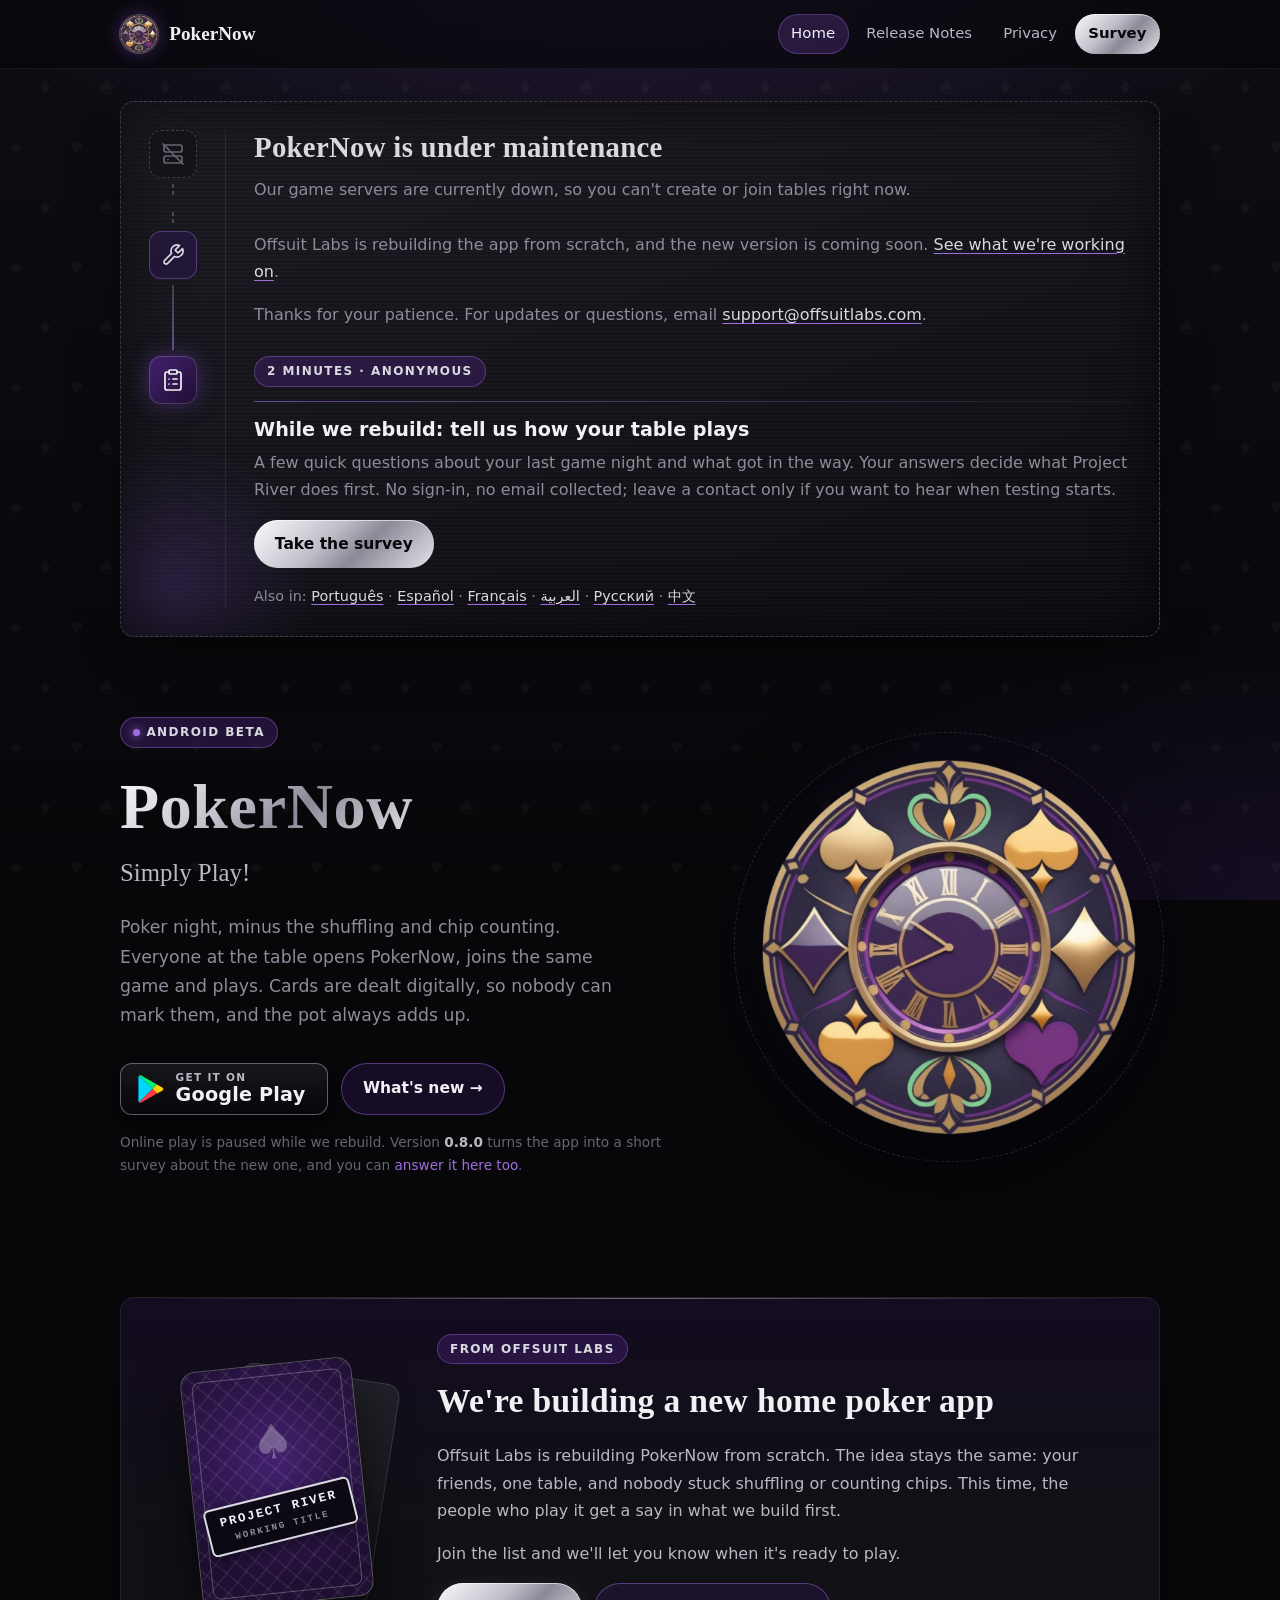
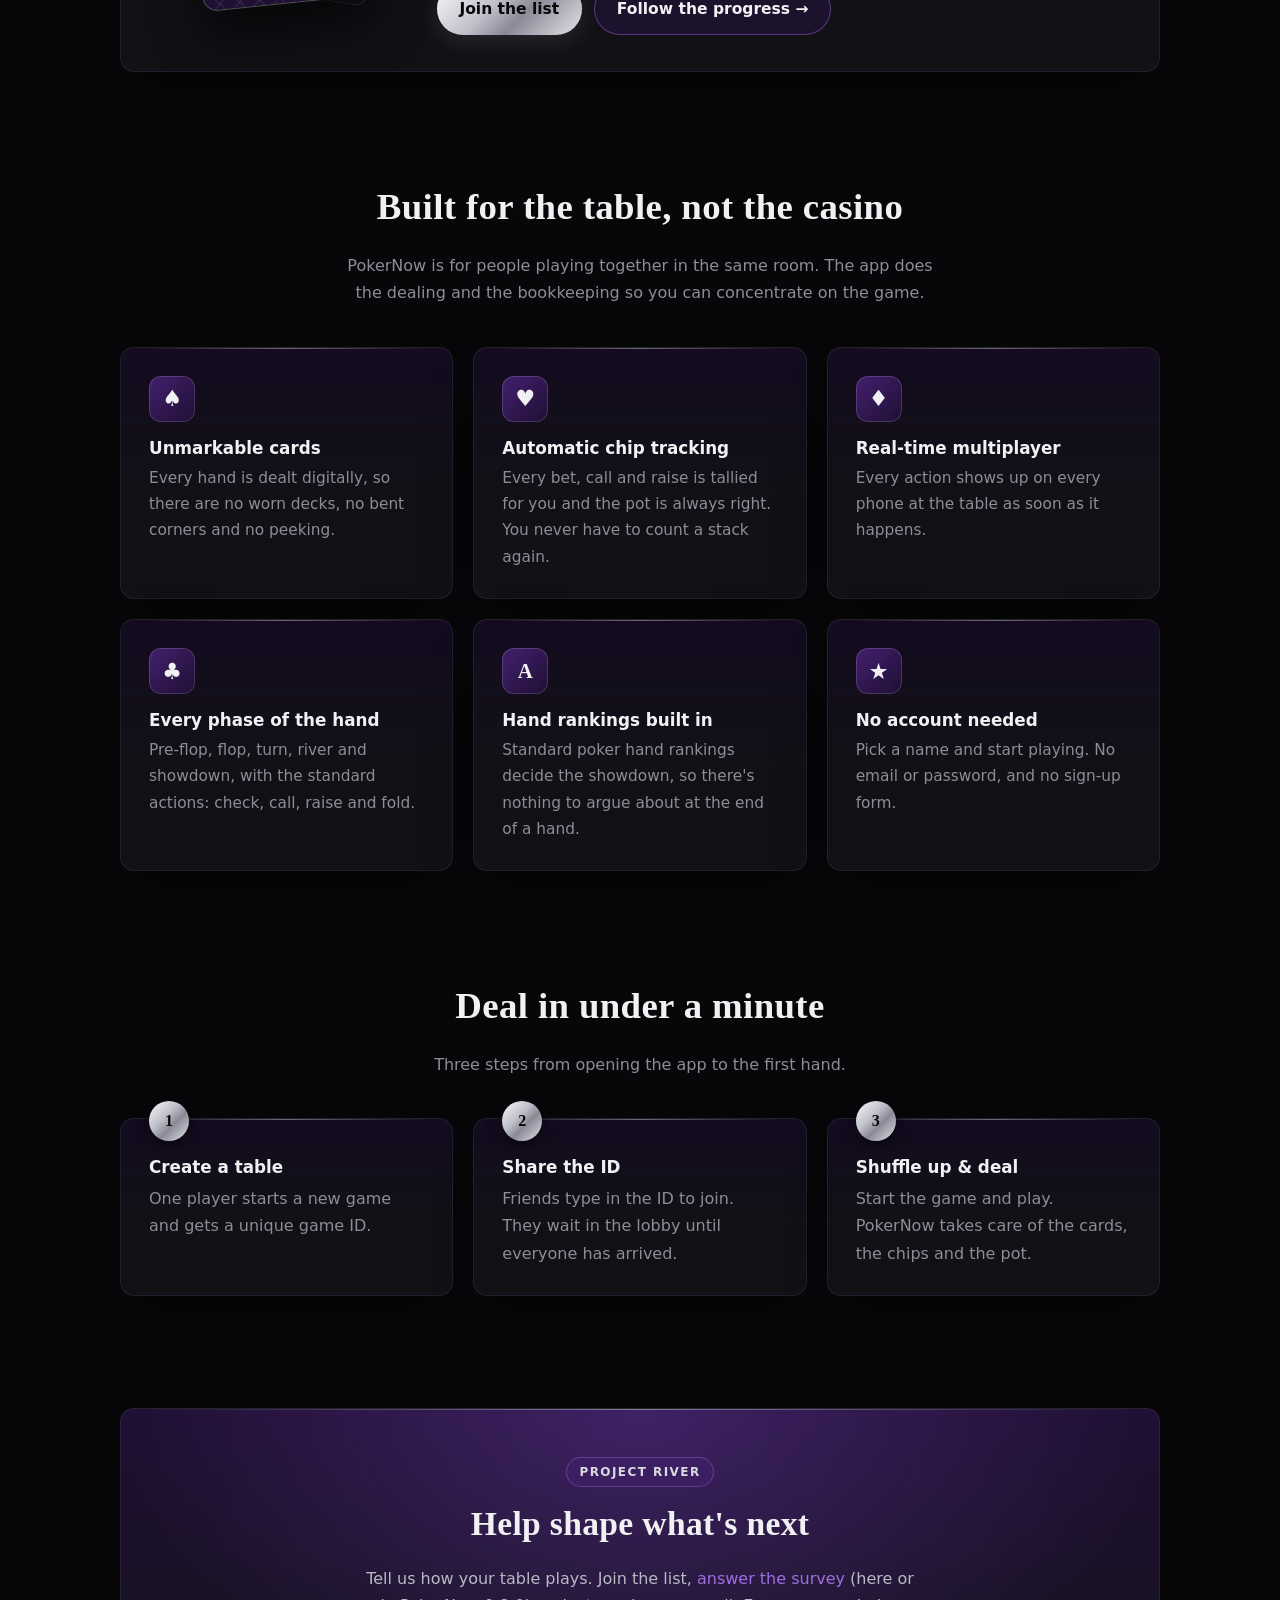
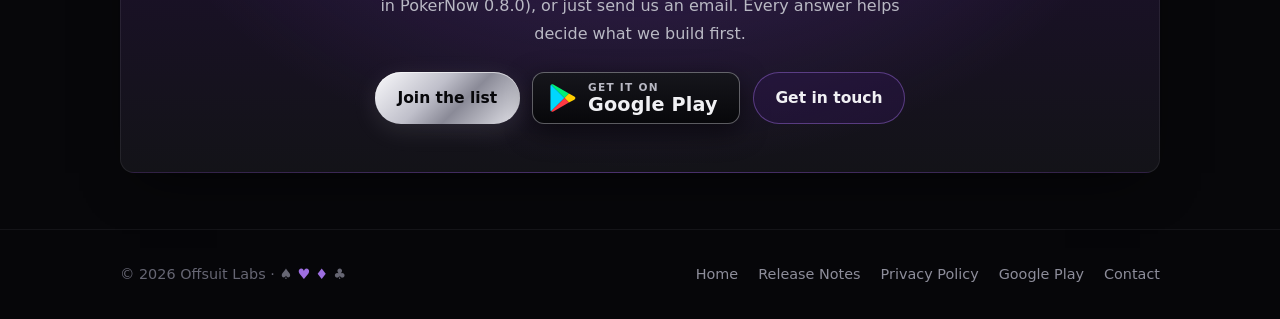
<file: index.html>
<!DOCTYPE html>
<html lang="en">
<head>
    <meta charset="UTF-8">
    <meta name="viewport" content="width=device-width, initial-scale=1.0">
    <title>PokerNow · A home poker app from Offsuit Labs</title>
    <meta name="description" content="PokerNow is an Android app for live poker games with friends. Offsuit Labs is now rebuilding it from scratch under the working title Project River. Join the list to hear when it's ready.">
    <meta name="theme-color" content="#07070a">
    <link rel="canonical" href="https://www.pokernow.live/">
    <link rel="icon" type="image/png" href="pokernow_logo.png">
    <link rel="apple-touch-icon" href="pokernow_logo.png">
    <meta property="og:type" content="website">
    <meta property="og:title" content="PokerNow · A home poker app from Offsuit Labs">
    <meta property="og:description" content="Offsuit Labs is building a new home poker app (working title: Project River). Join the list.">
    <meta property="og:url" content="https://www.pokernow.live/">
    <meta property="og:image" content="https://www.pokernow.live/pokernow_logo.png">
    <link rel="stylesheet" href="assets/css/style.css">
</head>
<body>
    <a class="skip-link" href="#main">Skip to content</a>

    <header class="site-header">
        <div class="container">
            <a class="brand" href="/">
                <img src="pokernow_logo.png" alt="" width="38" height="38">
                PokerNow
            </a>
            <nav aria-label="Main">
                <ul class="nav">
                    <li><a href="/" aria-current="page">Home</a></li>
                    <li><a href="release-notes.html">Release Notes</a></li>
                    <li><a href="privacy-policy.html">Privacy</a></li>
                    <li><a class="nav-cta" href="#survey">Survey</a></li>
                </ul>
            </nav>
        </div>
    </header>

    <main id="main">
        <section class="maintenance" aria-labelledby="maintenance-title">
            <div class="container">
                <!-- Three stops on the rail: servers down, rebuilding, survey. -->
                <div class="card notice">
                    <div class="notice-step">
                        <div class="notice-rail" aria-hidden="true">
                            <span class="rail-icon dead"><svg viewBox="0 0 24 24" width="24" height="24" fill="none" stroke="currentColor" stroke-width="1.7" stroke-linecap="round" stroke-linejoin="round"><rect x="3" y="3" width="18" height="7" rx="2"/><rect x="3" y="14" width="18" height="7" rx="2"/><path d="M7 6.5h.01M7 17.5h.01"/><path d="M2 2l20 20"/></svg></span>
                            <span class="rail-link broken"></span>
                        </div>
                        <div class="notice-text" role="status">
                            <h2 id="maintenance-title">PokerNow is under maintenance</h2>
                            <p>Our game servers are currently down, so you can't create or join tables right now.</p>
                        </div>
                    </div>

                    <div class="notice-step">
                        <div class="notice-rail" aria-hidden="true">
                            <span class="rail-icon work"><svg viewBox="0 0 24 24" width="24" height="24" fill="none" stroke="currentColor" stroke-width="1.7" stroke-linecap="round" stroke-linejoin="round"><path d="M14.7 6.3a1 1 0 0 0 0 1.4l1.6 1.6a1 1 0 0 0 1.4 0l3.77-3.77a6 6 0 0 1-7.94 7.94l-6.91 6.91a2.12 2.12 0 0 1-3-3l6.91-6.91a6 6 0 0 1 7.94-7.94l-3.76 3.76z"/></svg></span>
                            <span class="rail-link"></span>
                        </div>
                        <div class="notice-text">
                            <p>Offsuit Labs is rebuilding the app from scratch, and the new version is coming soon. <a href="#project">See what we're working on</a>.</p>
                            <p>Thanks for your patience. For updates or questions, email <a href="mailto:support@offsuitlabs.com">support@offsuitlabs.com</a>.</p>
                        </div>
                    </div>

                    <!-- The link defaults to English; the script below switches it to the visitor's language. -->
                    <div class="notice-step notice-survey" id="survey" role="region" aria-labelledby="survey-title">
                        <div class="notice-rail" aria-hidden="true">
                            <span class="rail-icon live"><svg viewBox="0 0 24 24" width="24" height="24" fill="none" stroke="currentColor" stroke-width="1.7" stroke-linecap="round" stroke-linejoin="round"><rect x="8" y="2" width="8" height="4" rx="1"/><path d="M16 4h2a2 2 0 0 1 2 2v14a2 2 0 0 1-2 2H6a2 2 0 0 1-2-2V6a2 2 0 0 1 2-2h2"/><path d="M12 11h4M12 16h4M8 11h.01M8 16h.01"/></svg></span>
                        </div>
                        <div class="notice-text">
                            <span class="badge plain">2 minutes &middot; anonymous</span>
                            <hr class="survey-rule">
                            <h3 id="survey-title">While we rebuild: tell us how your table plays</h3>
                            <p>A few quick questions about your last game night and what got in the way. Your answers decide what Project River does first. No sign-in, no email collected; leave a contact only if you want to hear when testing starts.</p>
                            <p class="notice-actions">
                                <a class="nav-cta survey-cta" id="survey-link" target="_blank" rel="noopener" href="https://docs.google.com/forms/d/e/1FAIpQLSfDsXILRaVl5KHkvlzZG5U3UdsZFVR-wxslq1rde0WbQ9AN3g/viewform?usp=pp_url&amp;entry.2136118585=Website">Take the survey</a>
                            </p>
                            <p class="survey-langs" id="survey-langs"></p>
                        </div>
                    </div>
                </div>
            </div>
        </section>

        <section class="hero">
            <div class="container">
                <div>
                    <span class="badge">Android Beta</span>
                    <h1><span class="silver-text">PokerNow</span></h1>
                    <p class="tagline">Simply Play!</p>
                    <p class="lead">
                        Poker night, minus the shuffling and chip counting. Everyone at the table opens
                        PokerNow, joins the same game and plays. Cards are dealt digitally, so nobody can
                        mark them, and the pot always adds up.
                    </p>
                    <div class="hero-actions">
                        <a class="btn btn-play" href="https://play.google.com/store/apps/details?id=com.sevendeuce.pokernow&amp;hl=en" aria-label="Get PokerNow on Google Play">
                            <svg viewBox="0 0 28 30" aria-hidden="true"><path fill="#00f076" d="M20.4 10.2 3.6.5C2.6-.1 1.7 0 1.2.6L15.6 15z"/><path fill="#00d7fe" d="M1.2.6 15.6 15 1.2 29.4c-.4-.3-.7-.9-.7-1.6V2.2c0-.7.3-1.3.7-1.6z"/><path fill="#ffce00" d="M20.4 19.8 15.6 15l4.8-4.8 5.8 3.3c1.6.9 1.6 2.4 0 3.3z"/><path fill="#ff3a44" d="M20.4 19.8 15.6 15 1.2 29.4c.5.6 1.4.6 2.4.1z"/></svg>
                            <div><small>Get it on</small><span>Google Play</span></div>
                        </a>
                        <a class="btn btn-ghost" href="release-notes.html">What's new &rarr;</a>
                    </div>
                    <p class="store-note">Online play is paused while we rebuild. Version <strong>0.8.0</strong> turns the app into a short survey about the new one, and you can <a href="#survey">answer it here too</a>.</p>
                </div>
                <div class="hero-art">
                    <img src="pokernow_logo.png" alt="PokerNow logo" width="380" height="380">
                </div>
            </div>
        </section>

        <section class="section" id="project" aria-labelledby="project-title">
            <div class="container">
                <div class="card project">
                    <div class="project-art" aria-hidden="true">
                        <div class="card-back">
                            <span class="stamp">Project River<small>Working title</small></span>
                        </div>
                    </div>
                    <div class="project-body">
                        <span class="badge plain">From Offsuit Labs</span>
                        <h2 id="project-title">We're building a new home poker app</h2>
                        <p>Offsuit Labs is rebuilding PokerNow from scratch. The idea stays the same: your friends, one table, and nobody stuck shuffling or counting chips. This time, the people who play it get a say in what we build first.</p>
                        
                        <p>Join the list and we'll let you know when it's ready to play.</p>
                        <div class="hero-actions">
                            <a class="btn btn-primary" href="mailto:support@offsuitlabs.com?subject=Join%20the%20list&amp;body=Hi%20Offsuit%20Labs%2C%0A%0APlease%20add%20me%20to%20the%20list%20for%20the%20new%20home%20poker%20app.">Join the list</a>
                            <a class="btn btn-ghost" href="release-notes.html#project-river">Follow the progress &rarr;</a>
                        </div>
                    </div>
                </div>
            </div>
        </section>

        <section class="section">
            <div class="container">
                <div class="section-head">
                    <h2>Built for the table, not the casino</h2>
                    <p>PokerNow is for people playing together in the same room. The app does the dealing and the bookkeeping so you can concentrate on the game.</p>
                </div>
                <div class="grid grid-3">
                    <article class="card feature">
                        <div class="suit" aria-hidden="true">&spades;</div>
                        <h3>Unmarkable cards</h3>
                        <p>Every hand is dealt digitally, so there are no worn decks, no bent corners and no peeking.</p>
                    </article>
                    <article class="card feature">
                        <div class="suit" aria-hidden="true">&hearts;</div>
                        <h3>Automatic chip tracking</h3>
                        <p>Every bet, call and raise is tallied for you and the pot is always right. You never have to count a stack again.</p>
                    </article>
                    <article class="card feature">
                        <div class="suit" aria-hidden="true">&diams;</div>
                        <h3>Real-time multiplayer</h3>
                        <p>Every action shows up on every phone at the table as soon as it happens.</p>
                    </article>
                    <article class="card feature">
                        <div class="suit" aria-hidden="true">&clubs;</div>
                        <h3>Every phase of the hand</h3>
                        <p>Pre-flop, flop, turn, river and showdown, with the standard actions: check, call, raise and fold.</p>
                    </article>
                    <article class="card feature">
                        <div class="suit suit-letter" aria-hidden="true">A</div>
                        <h3>Hand rankings built in</h3>
                        <p>Standard poker hand rankings decide the showdown, so there's nothing to argue about at the end of a hand.</p>
                    </article>
                    <article class="card feature">
                        <div class="suit" aria-hidden="true">&#9733;</div>
                        <h3>No account needed</h3>
                        <p>Pick a name and start playing. No email or password, and no sign-up form.</p>
                    </article>
                </div>
            </div>
        </section>

        <section class="section">
            <div class="container">
                <div class="section-head">
                    <h2>Deal in under a minute</h2>
                    <p>Three steps from opening the app to the first hand.</p>
                </div>
                <div class="grid grid-3 steps">
                    <article class="card step">
                        <h3>Create a table</h3>
                        <p>One player starts a new game and gets a unique game ID.</p>
                    </article>
                    <article class="card step">
                        <h3>Share the ID</h3>
                        <p>Friends type in the ID to join. They wait in the lobby until everyone has arrived.</p>
                    </article>
                    <article class="card step">
                        <h3>Shuffle up &amp; deal</h3>
                        <p>Start the game and play. PokerNow takes care of the cards, the chips and the pot.</p>
                    </article>
                </div>
            </div>
        </section>

        <section class="section">
            <div class="container">
                <div class="card cta">
                    <span class="badge plain">Project River</span>
                    <h2 style="margin-top: 1rem;">Help shape what's next</h2>
                    <p>Tell us how your table plays. Join the list, <a href="#survey">answer the survey</a> (here or in PokerNow 0.8.0), or just send us an email. Every answer helps decide what we build first.</p>
                    <div class="hero-actions">
                        <a class="btn btn-primary" href="mailto:support@offsuitlabs.com?subject=Join%20the%20list&amp;body=Hi%20Offsuit%20Labs%2C%0A%0APlease%20add%20me%20to%20the%20list%20for%20the%20new%20home%20poker%20app.">Join the list</a>
                        <a class="btn btn-play" href="https://play.google.com/store/apps/details?id=com.sevendeuce.pokernow&amp;hl=en" aria-label="Get PokerNow on Google Play">
                            <svg viewBox="0 0 28 30" aria-hidden="true"><path fill="#00f076" d="M20.4 10.2 3.6.5C2.6-.1 1.7 0 1.2.6L15.6 15z"/><path fill="#00d7fe" d="M1.2.6 15.6 15 1.2 29.4c-.4-.3-.7-.9-.7-1.6V2.2c0-.7.3-1.3.7-1.6z"/><path fill="#ffce00" d="M20.4 19.8 15.6 15l4.8-4.8 5.8 3.3c1.6.9 1.6 2.4 0 3.3z"/><path fill="#ff3a44" d="M20.4 19.8 15.6 15 1.2 29.4c.5.6 1.4.6 2.4.1z"/></svg>
                            <div><small>Get it on</small><span>Google Play</span></div>
                        </a>
                        <a class="btn btn-ghost" href="mailto:support@offsuitlabs.com">Get in touch</a>
                    </div>
                </div>
            </div>
        </section>
    </main>

    <footer class="site-footer">
        <div class="container">
            <span>&copy; 2026 Offsuit Labs &middot; <span class="suits">&spades;<span class="red">&hearts;</span><span class="red">&diams;</span>&clubs;</span></span>
            <nav aria-label="Footer">
                <a href="/">Home</a>
                <a href="release-notes.html">Release Notes</a>
                <a href="privacy-policy.html">Privacy Policy</a>
                <a href="https://play.google.com/store/apps/details?id=com.sevendeuce.pokernow&amp;hl=en">Google Play</a>
                <a href="mailto:support@offsuitlabs.com">Contact</a>
            </nav>
        </div>
    </footer>
    <script>
        // Point the survey button at the form in the visitor's language and list the others.
        // If the config can't load, the button keeps its English link.
        (function () {
            var names = { en: 'English', pt: 'Português', es: 'Español', fr: 'Français', ar: 'العربية', ru: 'Русский', zh: '中文' };
            fetch('survey-config.json', { cache: 'no-cache' })
                .then(function (r) { return r.json(); })
                .then(function (config) {
                    var forms = config.forms || {};
                    var langs = Object.keys(forms).filter(function (l) { return forms[l].websiteUrl; });
                    if (!langs.length) return;
                    var wanted = (navigator.languages || [navigator.language || 'en']).map(function (l) { return l.slice(0, 2).toLowerCase(); });
                    var lang = wanted.filter(function (l) { return forms[l] && forms[l].websiteUrl; })[0] || 'en';
                    var link = document.getElementById('survey-link');
                    link.href = forms[lang].websiteUrl;
                    link.lang = lang;
                    var others = document.getElementById('survey-langs');
                    others.append('Also in: ');
                    langs.filter(function (l) { return l !== lang; }).forEach(function (l, i) {
                        var a = document.createElement('a');
                        a.href = forms[l].websiteUrl;
                        a.target = '_blank';
                        a.rel = 'noopener';
                        a.lang = l;
                        a.textContent = names[l] || l;
                        if (i) others.append(' \u00b7 ');
                        others.append(a);
                    });
                })
                .catch(function () {});
        })();
    </script>
</body>
</html>
</file>
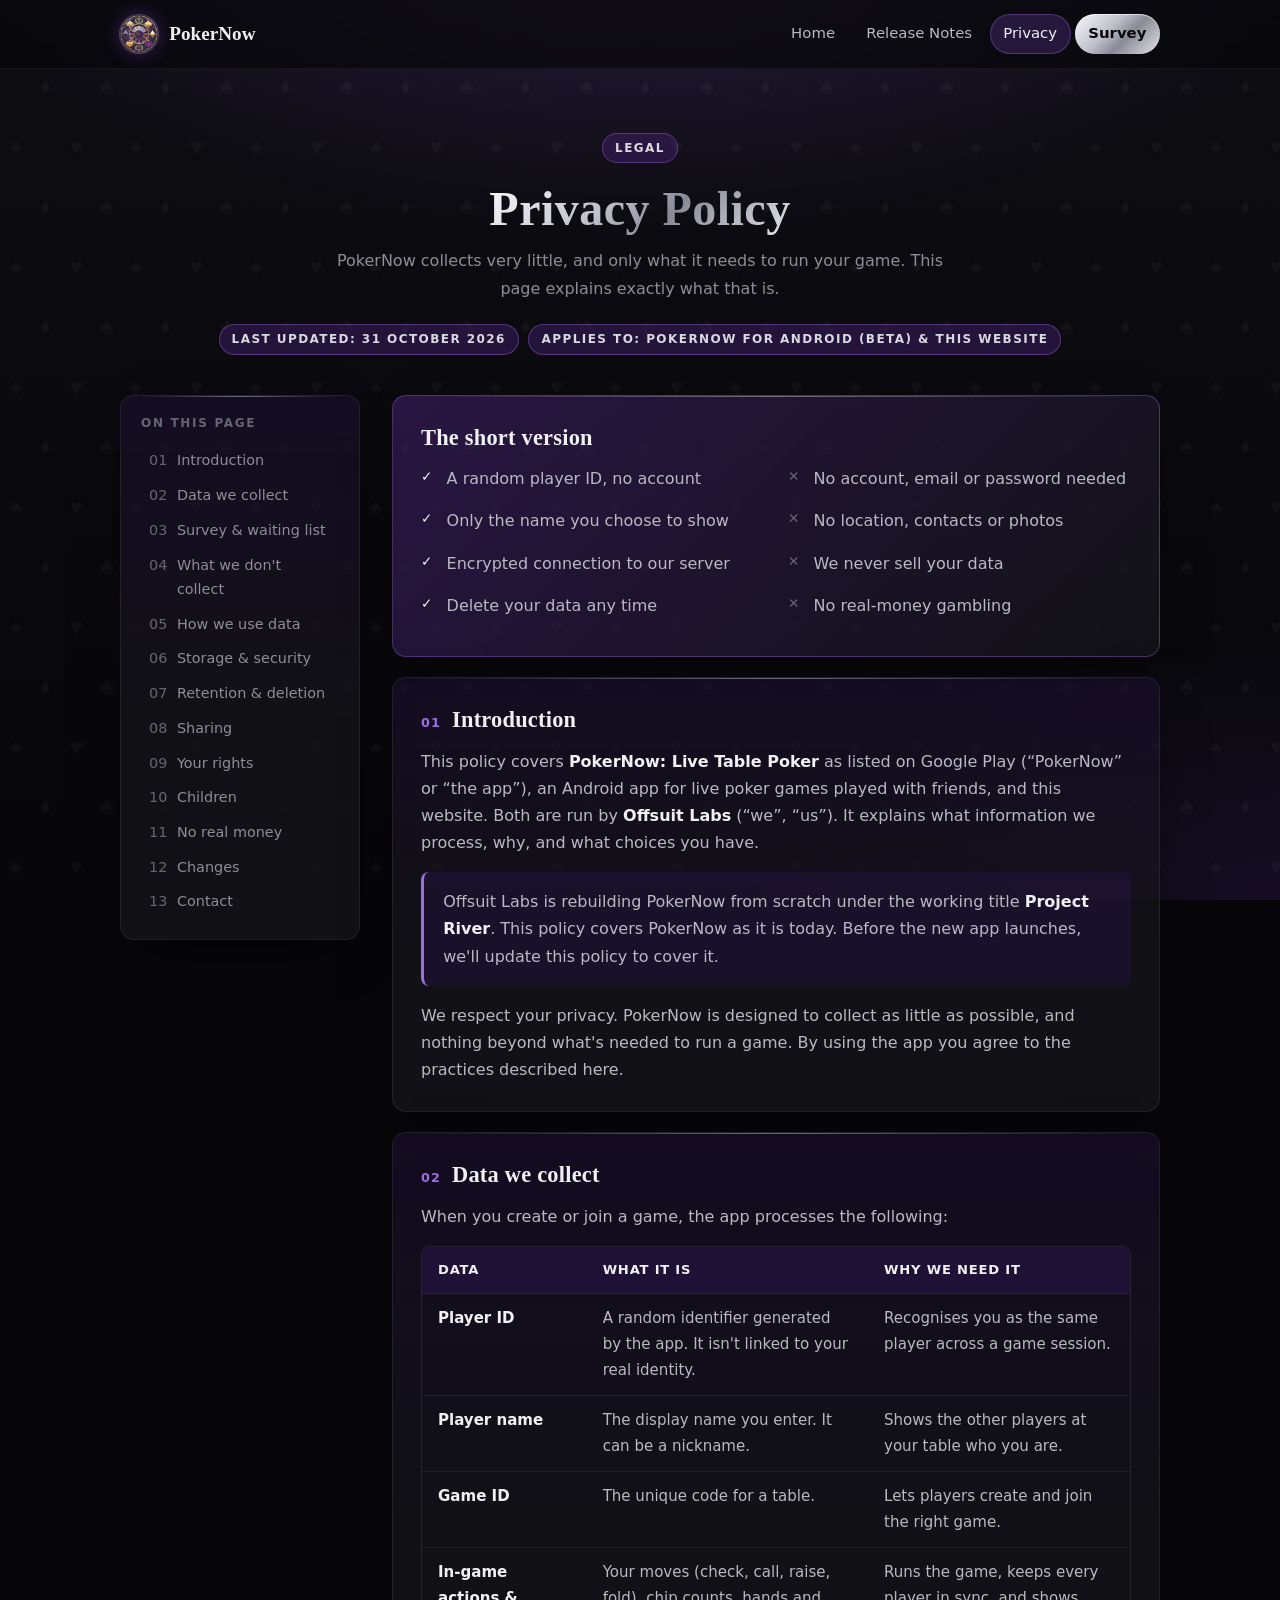
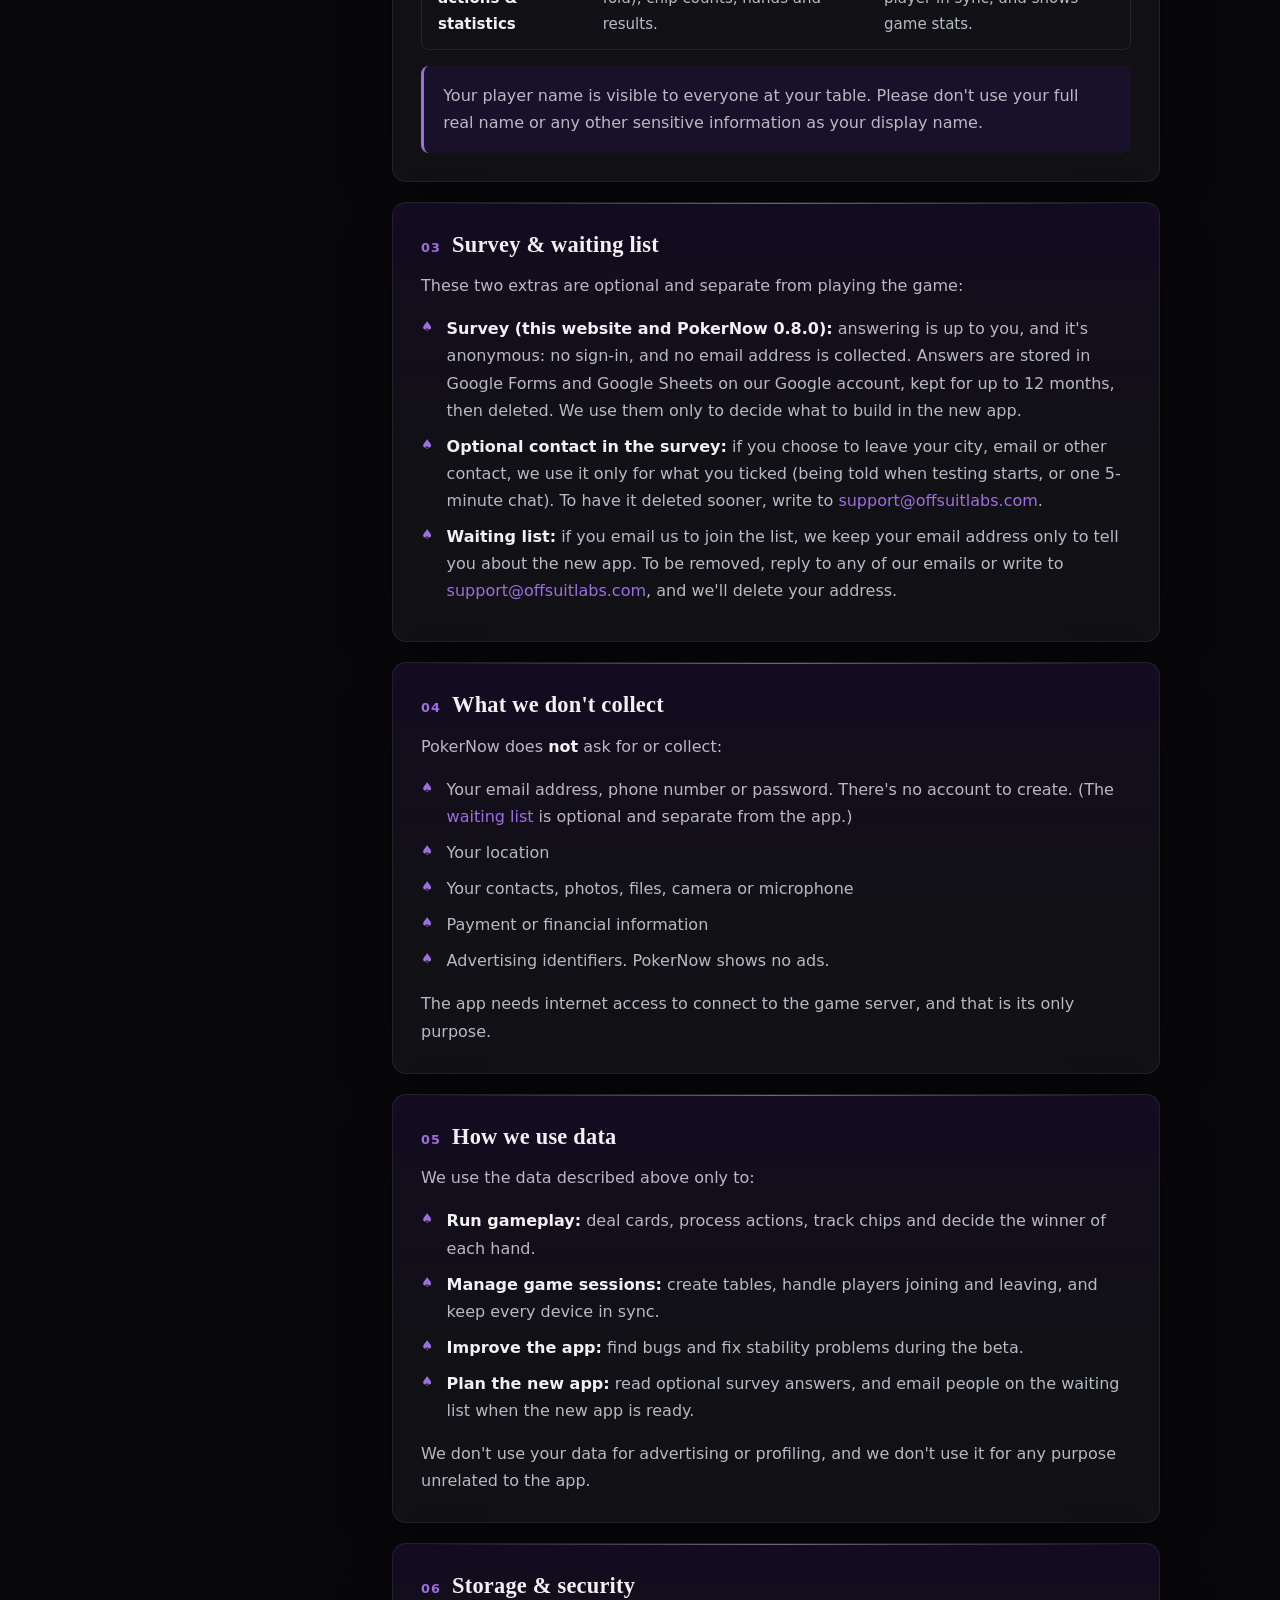
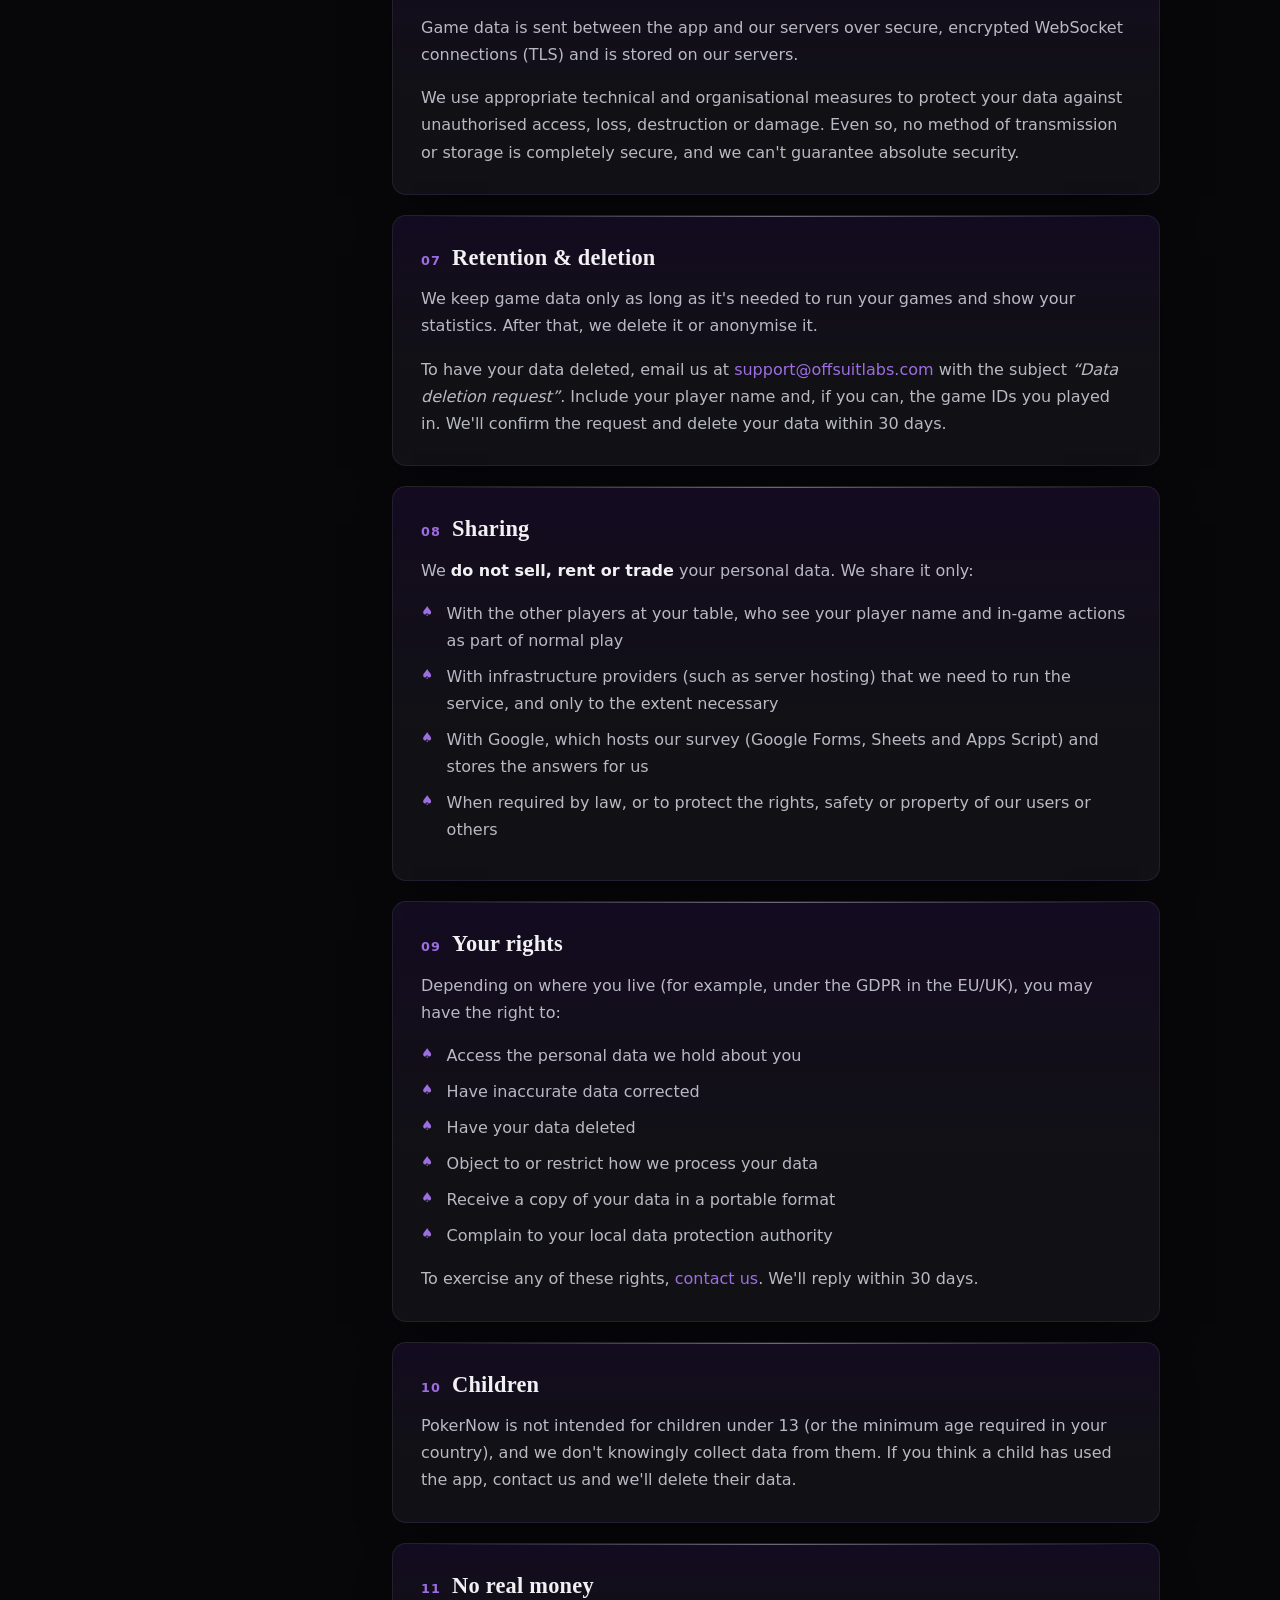
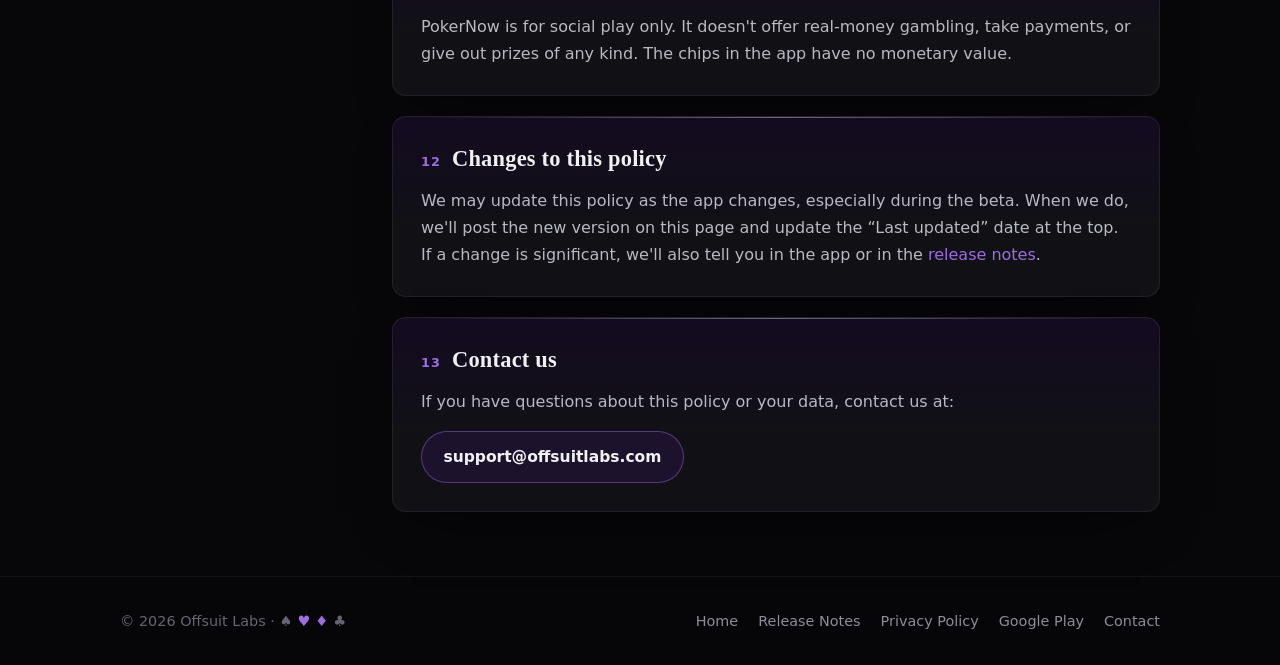
<file: privacy-policy.html>
<!DOCTYPE html>
<html lang="en">
<head>
    <meta charset="UTF-8">
    <meta name="viewport" content="width=device-width, initial-scale=1.0">
    <title>Privacy Policy · PokerNow: Live Table Poker</title>
    <meta name="description" content="How PokerNow: Live Table Poker, by Offsuit Labs, collects, uses and protects your data.">
    <meta name="theme-color" content="#07070a">
    <link rel="canonical" href="https://www.pokernow.live/privacy-policy.html">
    <link rel="icon" type="image/png" href="pokernow_logo.png">
    <link rel="stylesheet" href="assets/css/style.css">
</head>
<body>
    <a class="skip-link" href="#main">Skip to content</a>

    <header class="site-header">
        <div class="container">
            <a class="brand" href="/">
                <img src="pokernow_logo.png" alt="" width="38" height="38">
                PokerNow
            </a>
            <nav aria-label="Main">
                <ul class="nav">
                    <li><a href="/">Home</a></li>
                    <li><a href="release-notes.html">Release Notes</a></li>
                    <li><a href="privacy-policy.html" aria-current="page">Privacy</a></li>
                    <li><a class="nav-cta" href="/#survey">Survey</a></li>
                </ul>
            </nav>
        </div>
    </header>

    <main id="main">
        <section class="page-hero">
            <div class="container">
                <span class="badge plain">Legal</span>
                <h1><span class="silver-text">Privacy Policy</span></h1>
                <p>PokerNow collects very little, and only what it needs to run your game. This page explains exactly what that is.</p>
                <div class="meta-row">
                    <span class="badge plain">Last updated: 31 October 2026</span>
                    <span class="badge plain">Applies to: PokerNow for Android (Beta) &amp; this website</span>
                </div>
            </div>
        </section>

        <div class="container doc-layout">
            <aside class="card toc" aria-label="Table of contents">
                <h2>On this page</h2>
                <ol>
                    <li><a href="#introduction">Introduction</a></li>
                    <li><a href="#collect">Data we collect</a></li>
                    <li><a href="#survey">Survey &amp; waiting list</a></li>
                    <li><a href="#not-collect">What we don't collect</a></li>
                    <li><a href="#use">How we use data</a></li>
                    <li><a href="#storage">Storage &amp; security</a></li>
                    <li><a href="#retention">Retention &amp; deletion</a></li>
                    <li><a href="#sharing">Sharing</a></li>
                    <li><a href="#rights">Your rights</a></li>
                    <li><a href="#children">Children</a></li>
                    <li><a href="#gambling">No real money</a></li>
                    <li><a href="#changes">Changes</a></li>
                    <li><a href="#contact">Contact</a></li>
                </ol>
            </aside>

            <div class="doc">
                <section class="card summary" aria-labelledby="tldr">
                    <h2 id="tldr">The short version</h2>
                    <ul class="summary-grid">
                        <li class="check">A random player ID, no account</li>
                        <li class="cross">No account, email or password needed</li>
                        <li class="check">Only the name you choose to show</li>
                        <li class="cross">No location, contacts or photos</li>
                        <li class="check">Encrypted connection to our server</li>
                        <li class="cross">We never sell your data</li>
                        <li class="check">Delete your data any time</li>
                        <li class="cross">No real-money gambling</li>
                    </ul>
                </section>

                <section class="card" id="introduction">
                    <h2><span class="num">01</span> Introduction</h2>
                    <p>This policy covers <strong>PokerNow: Live Table Poker</strong> as listed on Google Play (&ldquo;PokerNow&rdquo; or &ldquo;the app&rdquo;), an Android app for live poker games played with friends, and this website. Both are run by <strong>Offsuit Labs</strong> (&ldquo;we&rdquo;, &ldquo;us&rdquo;). It explains what information we process, why, and what choices you have.</p>
                    <p class="callout">Offsuit Labs is rebuilding PokerNow from scratch under the working title <strong>Project River</strong>. This policy covers PokerNow as it is today. Before the new app launches, we'll update this policy to cover it.</p>
                    <p>We respect your privacy. PokerNow is designed to collect as little as possible, and nothing beyond what's needed to run a game. By using the app you agree to the practices described here.</p>
                </section>

                <section class="card" id="collect">
                    <h2><span class="num">02</span> Data we collect</h2>
                    <p>When you create or join a game, the app processes the following:</p>
                    <div class="table-wrap">
                        <table>
                            <thead>
                                <tr>
                                    <th scope="col">Data</th>
                                    <th scope="col">What it is</th>
                                    <th scope="col">Why we need it</th>
                                </tr>
                            </thead>
                            <tbody>
                                <tr>
                                    <td><strong>Player ID</strong></td>
                                    <td>A random identifier generated by the app. It isn't linked to your real identity.</td>
                                    <td>Recognises you as the same player across a game session.</td>
                                </tr>
                                <tr>
                                    <td><strong>Player name</strong></td>
                                    <td>The display name you enter. It can be a nickname.</td>
                                    <td>Shows the other players at your table who you are.</td>
                                </tr>
                                <tr>
                                    <td><strong>Game ID</strong></td>
                                    <td>The unique code for a table.</td>
                                    <td>Lets players create and join the right game.</td>
                                </tr>
                                <tr>
                                    <td><strong>In-game actions &amp; statistics</strong></td>
                                    <td>Your moves (check, call, raise, fold), chip counts, hands and results.</td>
                                    <td>Runs the game, keeps every player in sync, and shows game stats.</td>
                                </tr>
                            </tbody>
                        </table>
                    </div>
                    <p class="callout">Your player name is visible to everyone at your table. Please don't use your full real name or any other sensitive information as your display name.</p>
                </section>

                <section class="card" id="survey">
                    <h2><span class="num">03</span> Survey &amp; waiting list</h2>
                    <p>These two extras are optional and separate from playing the game:</p>
                    <ul>
                        <li><strong>Survey (this website and PokerNow 0.8.0):</strong> answering is up to you, and it's anonymous: no sign-in, and no email address is collected. Answers are stored in Google Forms and Google Sheets on our Google account, kept for up to 12 months, then deleted. We use them only to decide what to build in the new app.</li>
                        <li><strong>Optional contact in the survey:</strong> if you choose to leave your city, email or other contact, we use it only for what you ticked (being told when testing starts, or one 5-minute chat). To have it deleted sooner, write to <a href="mailto:support@offsuitlabs.com?subject=Delete%20my%20survey%20contact">support@offsuitlabs.com</a>.</li>
                        <li><strong>Waiting list:</strong> if you email us to join the list, we keep your email address only to tell you about the new app. To be removed, reply to any of our emails or write to <a href="mailto:support@offsuitlabs.com?subject=Remove%20me%20from%20the%20list">support@offsuitlabs.com</a>, and we'll delete your address.</li>
                    </ul>
                </section>

                <section class="card" id="not-collect">
                    <h2><span class="num">04</span> What we don't collect</h2>
                    <p>PokerNow does <strong>not</strong> ask for or collect:</p>
                    <ul>
                        <li>Your email address, phone number or password. There's no account to create. (The <a href="#survey">waiting list</a> is optional and separate from the app.)</li>
                        <li>Your location</li>
                        <li>Your contacts, photos, files, camera or microphone</li>
                        <li>Payment or financial information</li>
                        <li>Advertising identifiers. PokerNow shows no ads.</li>
                    </ul>
                    <p>The app needs internet access to connect to the game server, and that is its only purpose.</p>
                </section>

                <section class="card" id="use">
                    <h2><span class="num">05</span> How we use data</h2>
                    <p>We use the data described above only to:</p>
                    <ul>
                        <li><strong>Run gameplay:</strong> deal cards, process actions, track chips and decide the winner of each hand.</li>
                        <li><strong>Manage game sessions:</strong> create tables, handle players joining and leaving, and keep every device in sync.</li>
                        <li><strong>Improve the app:</strong> find bugs and fix stability problems during the beta.</li>
                        <li><strong>Plan the new app:</strong> read optional survey answers, and email people on the waiting list when the new app is ready.</li>
                    </ul>
                    <p>We don't use your data for advertising or profiling, and we don't use it for any purpose unrelated to the app.</p>
                </section>

                <section class="card" id="storage">
                    <h2><span class="num">06</span> Storage &amp; security</h2>
                    <p>Game data is sent between the app and our servers over secure, encrypted WebSocket connections (TLS) and is stored on our servers.</p>
                    <p>We use appropriate technical and organisational measures to protect your data against unauthorised access, loss, destruction or damage. Even so, no method of transmission or storage is completely secure, and we can't guarantee absolute security.</p>
                </section>

                <section class="card" id="retention">
                    <h2><span class="num">07</span> Retention &amp; deletion</h2>
                    <p>We keep game data only as long as it's needed to run your games and show your statistics. After that, we delete it or anonymise it.</p>
                    <p>To have your data deleted, email us at <a href="mailto:support@offsuitlabs.com?subject=PokerNow%20data%20deletion%20request">support@offsuitlabs.com</a> with the subject <em>&ldquo;Data deletion request&rdquo;</em>. Include your player name and, if you can, the game IDs you played in. We'll confirm the request and delete your data within 30 days.</p>
                </section>

                <section class="card" id="sharing">
                    <h2><span class="num">08</span> Sharing</h2>
                    <p>We <strong>do not sell, rent or trade</strong> your personal data. We share it only:</p>
                    <ul>
                        <li>With the other players at your table, who see your player name and in-game actions as part of normal play</li>
                        <li>With infrastructure providers (such as server hosting) that we need to run the service, and only to the extent necessary</li>
                        <li>With Google, which hosts our survey (Google Forms, Sheets and Apps Script) and stores the answers for us</li>
                        <li>When required by law, or to protect the rights, safety or property of our users or others</li>
                    </ul>
                </section>

                <section class="card" id="rights">
                    <h2><span class="num">09</span> Your rights</h2>
                    <p>Depending on where you live (for example, under the GDPR in the EU/UK), you may have the right to:</p>
                    <ul>
                        <li>Access the personal data we hold about you</li>
                        <li>Have inaccurate data corrected</li>
                        <li>Have your data deleted</li>
                        <li>Object to or restrict how we process your data</li>
                        <li>Receive a copy of your data in a portable format</li>
                        <li>Complain to your local data protection authority</li>
                    </ul>
                    <p>To exercise any of these rights, <a href="#contact">contact us</a>. We'll reply within 30 days.</p>
                </section>

                <section class="card" id="children">
                    <h2><span class="num">10</span> Children</h2>
                    <p>PokerNow is not intended for children under 13 (or the minimum age required in your country), and we don't knowingly collect data from them. If you think a child has used the app, contact us and we'll delete their data.</p>
                </section>

                <section class="card" id="gambling">
                    <h2><span class="num">11</span> No real money</h2>
                    <p>PokerNow is for social play only. It doesn't offer real-money gambling, take payments, or give out prizes of any kind. The chips in the app have no monetary value.</p>
                </section>

                <section class="card" id="changes">
                    <h2><span class="num">12</span> Changes to this policy</h2>
                    <p>We may update this policy as the app changes, especially during the beta. When we do, we'll post the new version on this page and update the &ldquo;Last updated&rdquo; date at the top. If a change is significant, we'll also tell you in the app or in the <a href="release-notes.html">release notes</a>.</p>
                </section>

                <section class="card" id="contact">
                    <h2><span class="num">13</span> Contact us</h2>
                    <p>If you have questions about this policy or your data, contact us at:</p>
                    <p><a class="btn btn-ghost" href="mailto:support@offsuitlabs.com">support@offsuitlabs.com</a></p>
                </section>
            </div>
        </div>
    </main>

    <footer class="site-footer">
        <div class="container">
            <span>&copy; 2026 Offsuit Labs &middot; <span class="suits">&spades;<span class="red">&hearts;</span><span class="red">&diams;</span>&clubs;</span></span>
            <nav aria-label="Footer">
                <a href="/">Home</a>
                <a href="release-notes.html">Release Notes</a>
                <a href="privacy-policy.html">Privacy Policy</a>
                <a href="https://play.google.com/store/apps/details?id=com.sevendeuce.pokernow&amp;hl=en">Google Play</a>
                <a href="mailto:support@offsuitlabs.com">Contact</a>
            </nav>
        </div>
    </footer>
</body>
</html>
</file>
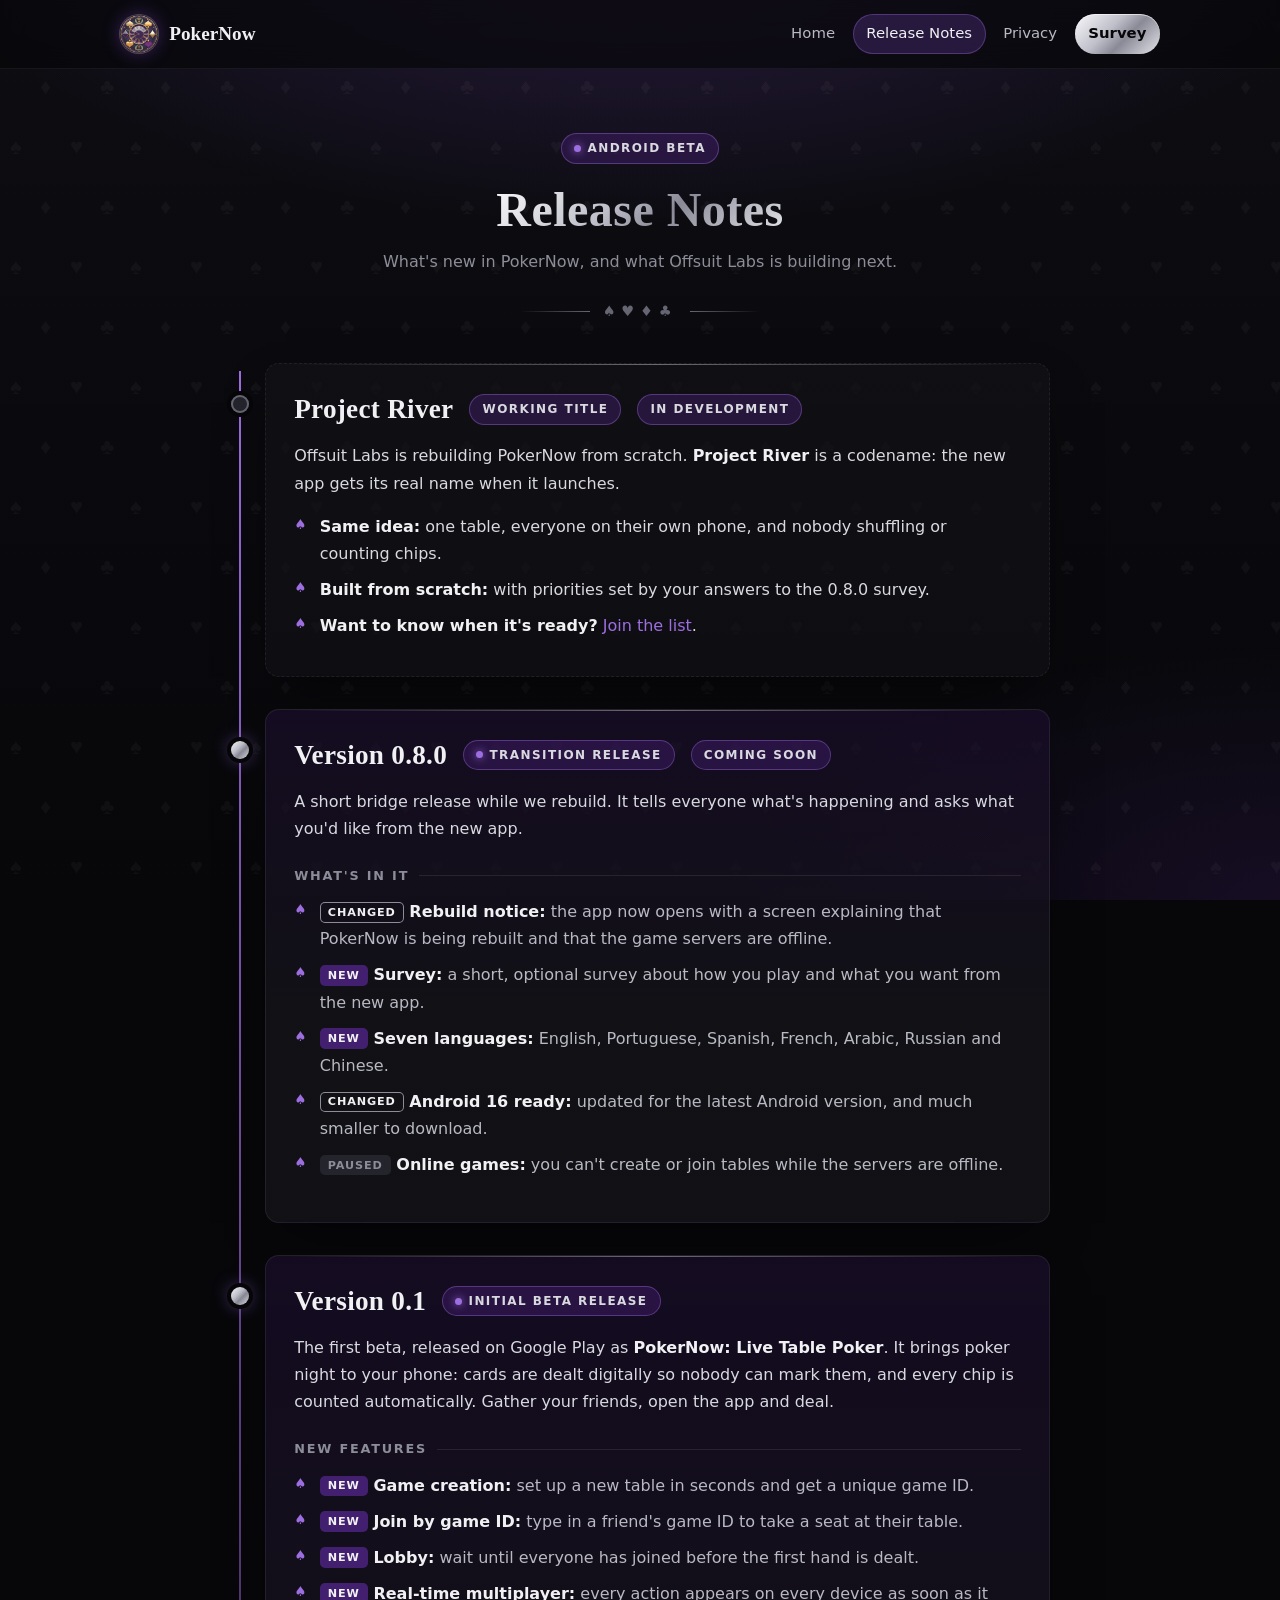
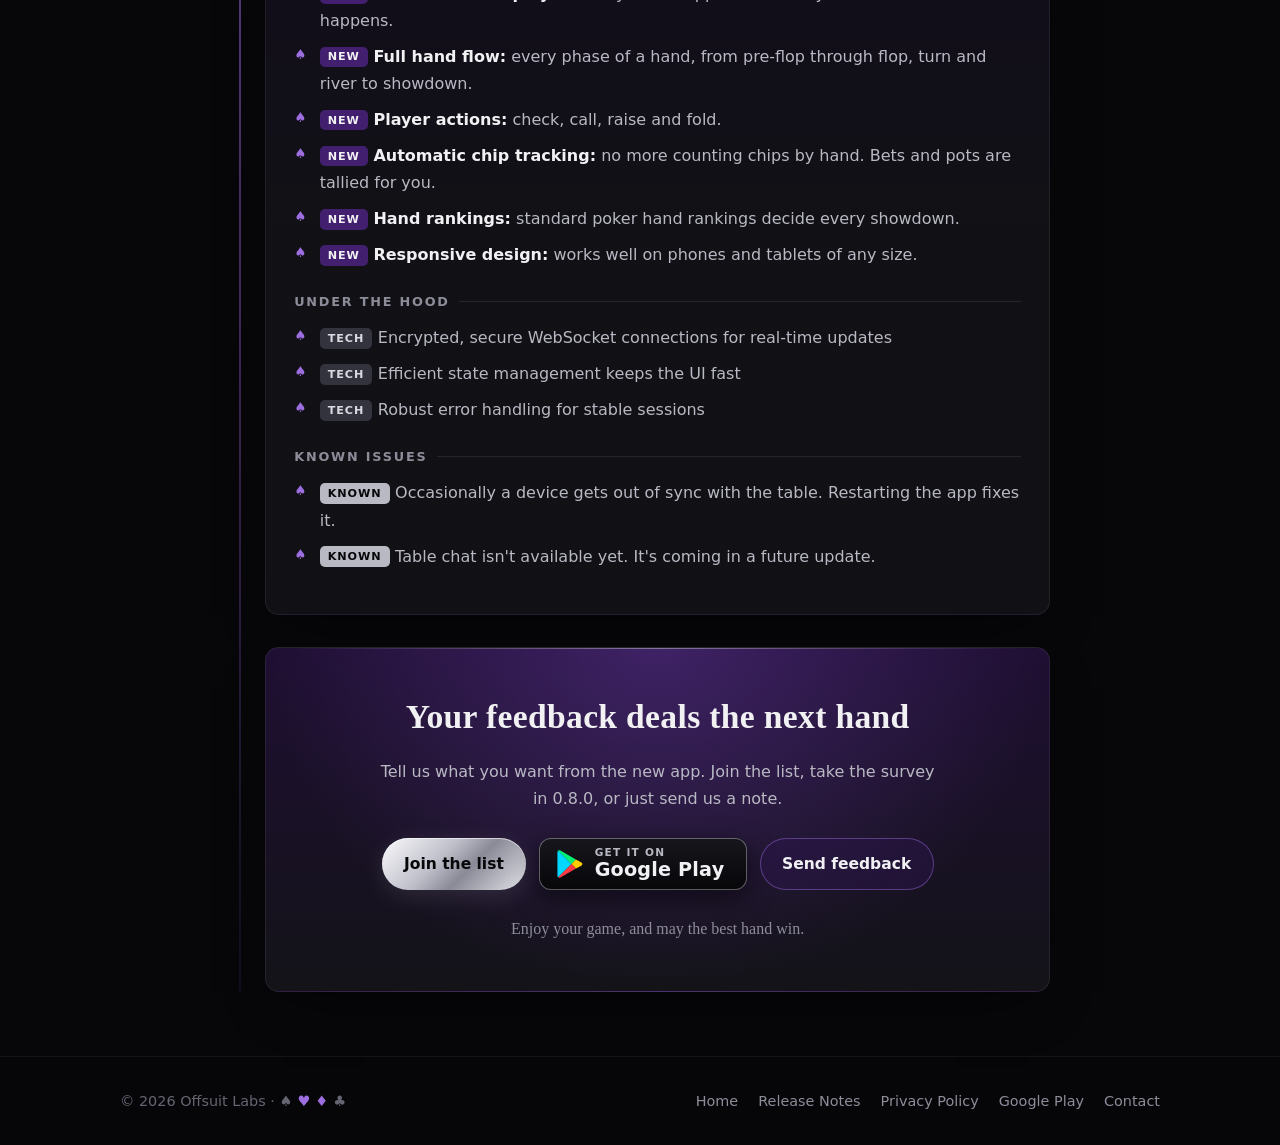
<file: release-notes.html>
<!DOCTYPE html>
<html lang="en">
<head>
    <meta charset="UTF-8">
    <meta name="viewport" content="width=device-width, initial-scale=1.0">
    <title>Release Notes · PokerNow: Live Table Poker</title>
    <meta name="description" content="What's new in PokerNow: Live Table Poker, and what Offsuit Labs is building next. Features, fixes and known issues for each release.">
    <meta name="theme-color" content="#07070a">
    <link rel="canonical" href="https://www.pokernow.live/release-notes.html">
    <link rel="icon" type="image/png" href="pokernow_logo.png">
    <link rel="stylesheet" href="assets/css/style.css">
</head>
<body>
    <a class="skip-link" href="#main">Skip to content</a>

    <header class="site-header">
        <div class="container">
            <a class="brand" href="/">
                <img src="pokernow_logo.png" alt="" width="38" height="38">
                PokerNow
            </a>
            <nav aria-label="Main">
                <ul class="nav">
                    <li><a href="/">Home</a></li>
                    <li><a href="release-notes.html" aria-current="page">Release Notes</a></li>
                    <li><a href="privacy-policy.html">Privacy</a></li>
                    <li><a class="nav-cta" href="/#survey">Survey</a></li>
                </ul>
            </nav>
        </div>
    </header>

    <main id="main">
        <section class="page-hero">
            <div class="container">
                <span class="badge">Android Beta</span>
                <h1><span class="silver-text">Release Notes</span></h1>
                <p>What's new in PokerNow, and what Offsuit Labs is building next.</p>
                <div class="divider" aria-hidden="true">&spades;&hearts;&diams;&clubs;</div>
            </div>
        </section>

        <div class="container">
            <div class="timeline">

                <article class="release upcoming" id="project-river" aria-labelledby="river">
                    <span class="dot" aria-hidden="true"></span>
                    <div class="card">
                        <div class="release-head">
                            <h2 id="river">Project River</h2>
                            <span class="badge plain">Working title</span>
                            <span class="badge plain">In development</span>
                        </div>
                        <p>Offsuit Labs is rebuilding PokerNow from scratch. <strong>Project River</strong> is a codename: the new app gets its real name when it launches.</p>
                        <ul>
                            <li><strong>Same idea:</strong> one table, everyone on their own phone, and nobody shuffling or counting chips.</li>
                            <li><strong>Built from scratch:</strong> with priorities set by your answers to the 0.8.0 survey.</li>
                            <li><strong>Want to know when it's ready?</strong> <a href="mailto:support@offsuitlabs.com?subject=Join%20the%20list&amp;body=Hi%20Offsuit%20Labs%2C%0A%0APlease%20add%20me%20to%20the%20list%20for%20the%20new%20home%20poker%20app.">Join the list</a>.</li>
                        </ul>
                    </div>
                </article>

                <article class="release" aria-labelledby="v0-8-0">
                    <span class="dot" aria-hidden="true"></span>
                    <div class="card">
                        <div class="release-head">
                            <h2 id="v0-8-0">Version 0.8.0</h2>
                            <span class="badge">Transition Release</span>
                            <span class="badge plain">Coming soon</span>
                        </div>
                        <p>A short bridge release while we rebuild. It tells everyone what's happening and asks what you'd like from the new app.</p>

                        <div class="release-block">
                            <h3>What's in it</h3>
                            <ul>
                                <li><span class="tag tag-changed">Changed</span><strong>Rebuild notice:</strong> the app now opens with a screen explaining that PokerNow is being rebuilt and that the game servers are offline.</li>
                                <li><span class="tag tag-new">New</span><strong>Survey:</strong> a short, optional survey about how you play and what you want from the new app.</li>
                                <li><span class="tag tag-new">New</span><strong>Seven languages:</strong> English, Portuguese, Spanish, French, Arabic, Russian and Chinese.</li>
                                <li><span class="tag tag-changed">Changed</span><strong>Android 16 ready:</strong> updated for the latest Android version, and much smaller to download.</li>
                                <li><span class="tag tag-paused">Paused</span><strong>Online games:</strong> you can't create or join tables while the servers are offline.</li>
                            </ul>
                        </div>
                    </div>
                </article>

                <article class="release" aria-labelledby="v0-1">
                    <span class="dot" aria-hidden="true"></span>
                    <div class="card">
                        <div class="release-head">
                            <h2 id="v0-1">Version 0.1</h2>
                            <span class="badge">Initial Beta Release</span>
                        </div>
                        <p>The first beta, released on Google Play as <strong>PokerNow: Live Table Poker</strong>. It brings poker night to your phone: cards are dealt digitally so nobody can mark them, and every chip is counted automatically. Gather your friends, open the app and deal.</p>

                        <div class="release-block">
                            <h3>New features</h3>
                            <ul>
                                <li><span class="tag tag-new">New</span><strong>Game creation:</strong> set up a new table in seconds and get a unique game ID.</li>
                                <li><span class="tag tag-new">New</span><strong>Join by game ID:</strong> type in a friend's game ID to take a seat at their table.</li>
                                <li><span class="tag tag-new">New</span><strong>Lobby:</strong> wait until everyone has joined before the first hand is dealt.</li>
                                <li><span class="tag tag-new">New</span><strong>Real-time multiplayer:</strong> every action appears on every device as soon as it happens.</li>
                                <li><span class="tag tag-new">New</span><strong>Full hand flow:</strong> every phase of a hand, from pre-flop through flop, turn and river to showdown.</li>
                                <li><span class="tag tag-new">New</span><strong>Player actions:</strong> check, call, raise and fold.</li>
                                <li><span class="tag tag-new">New</span><strong>Automatic chip tracking:</strong> no more counting chips by hand. Bets and pots are tallied for you.</li>
                                <li><span class="tag tag-new">New</span><strong>Hand rankings:</strong> standard poker hand rankings decide every showdown.</li>
                                <li><span class="tag tag-new">New</span><strong>Responsive design:</strong> works well on phones and tablets of any size.</li>
                            </ul>
                        </div>

                        <div class="release-block">
                            <h3>Under the hood</h3>
                            <ul>
                                <li><span class="tag tag-tech">Tech</span>Encrypted, secure WebSocket connections for real-time updates</li>
                                <li><span class="tag tag-tech">Tech</span>Efficient state management keeps the UI fast</li>
                                <li><span class="tag tag-tech">Tech</span>Robust error handling for stable sessions</li>
                            </ul>
                        </div>

                        <div class="release-block">
                            <h3>Known issues</h3>
                            <ul>
                                <li><span class="tag tag-known">Known</span>Occasionally a device gets out of sync with the table. Restarting the app fixes it.</li>
                                <li><span class="tag tag-known">Known</span>Table chat isn't available yet. It's coming in a future update.</li>
                            </ul>
                        </div>
                    </div>
                </article>

                <section class="card cta" aria-labelledby="feedback">
                    <h2 id="feedback">Your feedback deals the next hand</h2>
                    <p>Tell us what you want from the new app. Join the list, take the survey in 0.8.0, or just send us a note.</p>
                    <div class="hero-actions">
                        <a class="btn btn-primary" href="mailto:support@offsuitlabs.com?subject=Join%20the%20list&amp;body=Hi%20Offsuit%20Labs%2C%0A%0APlease%20add%20me%20to%20the%20list%20for%20the%20new%20home%20poker%20app.">Join the list</a>
                        <a class="btn btn-play" href="https://play.google.com/store/apps/details?id=com.sevendeuce.pokernow&amp;hl=en" aria-label="Get PokerNow on Google Play">
                            <svg viewBox="0 0 28 30" aria-hidden="true"><path fill="#00f076" d="M20.4 10.2 3.6.5C2.6-.1 1.7 0 1.2.6L15.6 15z"/><path fill="#00d7fe" d="M1.2.6 15.6 15 1.2 29.4c-.4-.3-.7-.9-.7-1.6V2.2c0-.7.3-1.3.7-1.6z"/><path fill="#ffce00" d="M20.4 19.8 15.6 15l4.8-4.8 5.8 3.3c1.6.9 1.6 2.4 0 3.3z"/><path fill="#ff3a44" d="M20.4 19.8 15.6 15 1.2 29.4c.5.6 1.4.6 2.4.1z"/></svg>
                            <div><small>Get it on</small><span>Google Play</span></div>
                        </a>
                        <a class="btn btn-ghost" href="mailto:support@offsuitlabs.com?subject=PokerNow%20feedback">Send feedback</a>
                    </div>
                    <p style="margin: 1.6rem auto 0; font-family: var(--font-display); color: var(--silver-400);">Enjoy your game, and may the best hand win.</p>
                </section>

            </div>
        </div>
    </main>

    <footer class="site-footer">
        <div class="container">
            <span>&copy; 2026 Offsuit Labs &middot; <span class="suits">&spades;<span class="red">&hearts;</span><span class="red">&diams;</span>&clubs;</span></span>
            <nav aria-label="Footer">
                <a href="/">Home</a>
                <a href="release-notes.html">Release Notes</a>
                <a href="privacy-policy.html">Privacy Policy</a>
                <a href="https://play.google.com/store/apps/details?id=com.sevendeuce.pokernow&amp;hl=en">Google Play</a>
                <a href="mailto:support@offsuitlabs.com">Contact</a>
            </nav>
        </div>
    </footer>
</body>
</html>
</file>
<file: assets/css/style.css>
/* PokerNow — a home poker app from Offsuit Labs
   Palette: black / dark grey / dark purple / silver */

:root {
    --black: #07070a;
    --ink: #0d0d12;
    --grey-900: #131318;
    --grey-800: #1a1a21;
    --grey-700: #24242d;
    --grey-600: #33333e;
    --purple-950: #150a22;
    --purple-900: #1f0f33;
    --purple-800: #2d1650;
    --purple-700: #43206f;
    --purple-500: #7a45c2;
    --purple-400: #9d6ee0;
    --silver-100: #f1f1f4;
    --silver-200: #d9d9e0;
    --silver-300: #b9b9c4;
    --silver-400: #8d8d9a;
    --silver-500: #666673;

    --radius: 14px;
    --radius-sm: 8px;
    --maxw: 1080px;
    --font: system-ui, -apple-system, "Segoe UI", Roboto, "Helvetica Neue", Arial, sans-serif;
    --font-display: "Iowan Old Style", "Palatino Linotype", Palatino, "Book Antiqua", Georgia, serif;
    --silver-gradient: linear-gradient(135deg, #fafafc 0%, #bfbfca 40%, #8a8a97 60%, #e4e4ea 100%);
}

*,
*::before,
*::after {
    box-sizing: border-box;
}

html {
    scroll-behavior: smooth;
    scroll-padding-top: 88px;
}

body {
    margin: 0;
    font-family: var(--font);
    font-size: 16px;
    line-height: 1.7;
    color: var(--silver-200);
    background-color: var(--black);
    background-image:
        radial-gradient(ellipse 80% 50% at 50% -10%, rgba(122, 69, 194, 0.28), transparent 70%),
        radial-gradient(ellipse 60% 40% at 100% 100%, rgba(67, 32, 111, 0.25), transparent 70%),
        linear-gradient(180deg, var(--ink) 0%, var(--black) 100%);
    background-attachment: fixed;
    min-height: 100vh;
    display: flex;
    flex-direction: column;
    -webkit-font-smoothing: antialiased;
}

/* faint suit pattern over the whole page */
body::before {
    content: "";
    position: fixed;
    inset: 0;
    pointer-events: none;
    z-index: -1;
    opacity: 0.035;
    background-image: url("data:image/svg+xml,%3Csvg xmlns='http://www.w3.org/2000/svg' width='120' height='120' viewBox='0 0 120 120'%3E%3Cg fill='%23ffffff' font-family='serif' font-size='22'%3E%3Ctext x='10' y='34'%3E%E2%99%A0%3C/text%3E%3Ctext x='70' y='34'%3E%E2%99%A5%3C/text%3E%3Ctext x='40' y='94'%3E%E2%99%A6%3C/text%3E%3Ctext x='100' y='94'%3E%E2%99%A3%3C/text%3E%3C/g%3E%3C/svg%3E");
}

a {
    color: var(--purple-400);
    text-decoration: none;
    transition: color 0.2s ease;
}

a:hover {
    color: var(--silver-100);
}

:focus-visible {
    outline: 2px solid var(--purple-400);
    outline-offset: 3px;
    border-radius: 4px;
}

h1,
h2,
h3 {
    color: var(--silver-100);
    line-height: 1.25;
    margin: 0 0 0.6em;
}

h1,
h2 {
    font-family: var(--font-display);
    font-weight: 600;
    letter-spacing: 0.01em;
}

p {
    margin: 0 0 1em;
}

strong {
    color: var(--silver-100);
}

.container {
    width: 100%;
    max-width: var(--maxw);
    margin: 0 auto;
    padding: 0 1.25rem;
}

.skip-link {
    position: absolute;
    left: -9999px;
    top: 0.5rem;
    background: var(--purple-700);
    color: var(--silver-100);
    padding: 0.5rem 1rem;
    border-radius: var(--radius-sm);
    z-index: 100;
}

.skip-link:focus {
    left: 0.5rem;
}

/* ---------- Header / nav ---------- */

.site-header {
    position: sticky;
    top: 0;
    z-index: 50;
    background: rgba(7, 7, 10, 0.72);
    backdrop-filter: blur(14px);
    -webkit-backdrop-filter: blur(14px);
    border-bottom: 1px solid rgba(185, 185, 196, 0.08);
}

.site-header .container {
    display: flex;
    align-items: center;
    justify-content: space-between;
    gap: 1rem;
    height: 68px;
}

.brand {
    display: flex;
    align-items: center;
    gap: 0.7rem;
    color: var(--silver-100);
    font-family: var(--font-display);
    font-size: 1.2rem;
    font-weight: 600;
}

.brand img {
    width: 38px;
    height: 38px;
    border-radius: 50%;
    box-shadow: 0 0 0 1px rgba(217, 217, 224, 0.25), 0 0 18px rgba(122, 69, 194, 0.45);
}

.brand:hover {
    color: var(--silver-100);
}

.nav {
    display: flex;
    gap: 0.25rem;
    margin: 0;
    padding: 0;
    list-style: none;
}

.nav a {
    display: block;
    padding: 0.45rem 0.85rem;
    border-radius: 999px;
    color: var(--silver-300);
    font-size: 0.93rem;
}

.nav a:hover {
    color: var(--silver-100);
    background: rgba(122, 69, 194, 0.15);
}

.nav a[aria-current="page"] {
    color: var(--silver-100);
    background: rgba(122, 69, 194, 0.25);
    box-shadow: inset 0 0 0 1px rgba(157, 110, 224, 0.35);
}

/* The survey is the one thing we want visitors to do right now: same button in the header and the notice. */
.nav a.nav-cta,
a.survey-cta {
    color: var(--black);
    background: var(--silver-gradient);
    font-weight: 600;
    box-shadow: inset 0 1px 0 rgba(255, 255, 255, 0.6);
}

.nav a.nav-cta:hover,
a.survey-cta:hover {
    color: var(--black);
    box-shadow: 0 4px 16px rgba(217, 217, 224, 0.2), inset 0 1px 0 rgba(255, 255, 255, 0.6);
}

/* ---------- Badges / buttons ---------- */

.badge {
    display: inline-flex;
    align-items: center;
    gap: 0.4rem;
    padding: 0.25rem 0.75rem;
    border-radius: 999px;
    font-size: 0.75rem;
    font-weight: 600;
    letter-spacing: 0.12em;
    text-transform: uppercase;
    color: var(--silver-200);
    background: rgba(67, 32, 111, 0.45);
    border: 1px solid rgba(157, 110, 224, 0.4);
}

.badge::before {
    content: "";
    width: 7px;
    height: 7px;
    border-radius: 50%;
    background: var(--purple-400);
    box-shadow: 0 0 8px var(--purple-400);
}

.badge.plain::before {
    display: none;
}

.btn {
    display: inline-flex;
    align-items: center;
    gap: 0.5rem;
    padding: 0.8rem 1.4rem;
    border-radius: 999px;
    font-weight: 600;
    font-size: 0.97rem;
    transition: transform 0.15s ease, box-shadow 0.2s ease, background 0.2s ease;
}

.btn:hover {
    transform: translateY(-1px);
}

.btn-primary {
    color: var(--black);
    background: var(--silver-gradient);
    box-shadow: 0 6px 24px rgba(217, 217, 224, 0.12), inset 0 1px 0 rgba(255, 255, 255, 0.6);
}

.btn-primary:hover {
    color: var(--black);
    box-shadow: 0 8px 30px rgba(217, 217, 224, 0.22), inset 0 1px 0 rgba(255, 255, 255, 0.6);
}

.btn-ghost {
    color: var(--silver-100);
    background: rgba(45, 22, 80, 0.4);
    box-shadow: inset 0 0 0 1px rgba(157, 110, 224, 0.45);
}

.btn-ghost:hover {
    color: var(--silver-100);
    background: rgba(67, 32, 111, 0.6);
}

.btn-play {
    gap: 0.75rem;
    padding: 0.55rem 1.4rem 0.55rem 1.1rem;
    border-radius: 12px;
    color: var(--silver-100);
    background: linear-gradient(180deg, #16161c, var(--black));
    box-shadow: inset 0 0 0 1px rgba(217, 217, 224, 0.4), 0 8px 26px rgba(0, 0, 0, 0.55);
    line-height: 1.1;
    text-align: left;
}

.btn-play:hover {
    color: var(--silver-100);
    box-shadow: inset 0 0 0 1px rgba(217, 217, 224, 0.7), 0 8px 30px rgba(122, 69, 194, 0.35);
}

.btn-play svg {
    width: 26px;
    height: 28px;
    flex-shrink: 0;
}

.btn-play small {
    display: block;
    font-size: 0.66rem;
    font-weight: 600;
    letter-spacing: 0.12em;
    text-transform: uppercase;
    color: var(--silver-300);
}

.btn-play span {
    display: block;
    font-size: 1.2rem;
    font-weight: 600;
    letter-spacing: 0.01em;
}

/* ---------- Page hero ---------- */

.page-hero {
    padding: 4rem 0 2.5rem;
    text-align: center;
}

.page-hero h1 {
    font-size: clamp(2rem, 5vw, 3rem);
    margin: 1rem 0 0.5rem;
}

.page-hero p {
    color: var(--silver-400);
    max-width: 620px;
    margin: 0 auto;
}

.silver-text {
    background: var(--silver-gradient);
    -webkit-background-clip: text;
    background-clip: text;
    color: transparent;
}

.divider {
    display: flex;
    align-items: center;
    justify-content: center;
    gap: 0.8rem;
    color: var(--silver-500);
    font-size: 0.9rem;
    margin: 1.5rem auto 0;
    letter-spacing: 0.4em;
}

.divider::before,
.divider::after {
    content: "";
    height: 1px;
    width: 70px;
    background: linear-gradient(90deg, transparent, var(--silver-500));
}

.divider::after {
    background: linear-gradient(90deg, var(--silver-500), transparent);
}

/* ---------- Cards ---------- */

.card {
    position: relative;
    background: linear-gradient(180deg, rgba(31, 15, 51, 0.55) 0%, rgba(19, 19, 24, 0.85) 60%);
    border: 1px solid rgba(185, 185, 196, 0.1);
    border-radius: var(--radius);
    padding: 1.75rem;
    box-shadow: 0 20px 50px -20px rgba(0, 0, 0, 0.7);
}

.card::before {
    /* silver hairline on top edge */
    content: "";
    position: absolute;
    top: 0;
    left: 1.5rem;
    right: 1.5rem;
    height: 1px;
    background: linear-gradient(90deg, transparent, rgba(217, 217, 224, 0.45), transparent);
}

.card h2 {
    font-size: 1.4rem;
}

.card h3 {
    font-size: 1.05rem;
    margin-bottom: 0.4em;
}

.card ul {
    margin: 0 0 1em;
    padding: 0;
    list-style: none;
}

.card li {
    position: relative;
    padding-left: 1.6rem;
    margin-bottom: 0.55rem;
}

.card li::before {
    content: "\2660";
    position: absolute;
    left: 0;
    top: 0;
    color: var(--purple-400);
    font-size: 0.85em;
}

.card > :last-child {
    margin-bottom: 0;
}

/* ---------- Maintenance notice ---------- */

.maintenance {
    padding-top: 2rem;
}

/* the whole card reads as "powered down": dim, unplugged, scanlines */
.notice {
    border: 1px dashed rgba(185, 185, 196, 0.22);
    background:
        radial-gradient(circle at 3.2rem calc(100% - 3rem), rgba(122, 69, 194, 0.22), transparent 9rem),
        repeating-linear-gradient(0deg, rgba(255, 255, 255, 0.018) 0 1px, transparent 1px 4px),
        linear-gradient(160deg, var(--grey-800), var(--ink));
    box-shadow: inset 0 0 60px rgba(0, 0, 0, 0.55), 0 20px 50px -20px rgba(0, 0, 0, 0.7);
}

.notice::before {
    display: none;
}

/* each part of the notice is a stop on the rail: servers down -> rebuilding -> survey */
.notice-step {
    display: grid;
    grid-template-columns: auto 1fr;
    column-gap: 1.75rem;
}

.notice-rail {
    display: flex;
    flex-direction: column;
    align-items: center;
}

.notice-text {
    min-height: 48px;
    padding-left: 1.75rem;
    padding-bottom: 1.75rem;
    border-left: 1px solid rgba(185, 185, 196, 0.1);
}

.notice-step:last-child .notice-text {
    padding-bottom: 0;
}

.notice-text > :last-child {
    margin-bottom: 0;
}

.rail-icon {
    display: grid;
    place-items: center;
    width: 48px;
    height: 48px;
    flex-shrink: 0;
    border-radius: 12px;
}

/* servers: dead, flickering */
.rail-icon.dead {
    color: var(--silver-500);
    background: var(--grey-900);
    border: 1px dashed rgba(185, 185, 196, 0.25);
}

.rail-icon.dead svg {
    animation: flicker 6s steps(1, end) infinite;
}

/* rebuild: powered, being worked on */
.rail-icon.work {
    color: var(--silver-200);
    background: rgba(45, 22, 80, 0.5);
    border: 1px solid rgba(157, 110, 224, 0.4);
}

.rail-icon.work svg {
    animation: tinker 4s ease-in-out infinite;
}

/* survey: the live part, glowing */
.rail-icon.live {
    color: var(--silver-100);
    background: linear-gradient(135deg, var(--purple-700), var(--purple-900));
    box-shadow: inset 0 0 0 1px rgba(217, 217, 224, 0.2), 0 0 22px rgba(122, 69, 194, 0.45);
}

.rail-link {
    flex: 1;
    min-height: 28px;
    width: 2px;
    margin: 6px 0;
    background: linear-gradient(180deg, rgba(185, 185, 196, 0.25), rgba(157, 110, 224, 0.6));
}

.rail-link.broken {
    /* severed connection: dashes with a gap in the middle */
    background:
        linear-gradient(180deg, rgba(185, 185, 196, 0.3) 0 35%, transparent 35% 65%, rgba(185, 185, 196, 0.3) 65%);
    -webkit-mask: repeating-linear-gradient(180deg, #000 0 4px, transparent 4px 7px);
    mask: repeating-linear-gradient(180deg, #000 0 4px, transparent 4px 7px);
}

.notice h2 {
    font-size: clamp(1.4rem, 3vw, 1.8rem);
    color: var(--silver-200);
    margin-bottom: 0.6rem;
}

.notice p {
    color: var(--silver-400);
}

.notice a {
    color: var(--silver-200);
    text-decoration: underline;
    text-decoration-color: var(--purple-400);
    text-underline-offset: 3px;
}

/* explicit break between the "2 minutes · anonymous" label and the survey copy */
.survey-rule {
    height: 1px;
    margin: 0.9rem 0 1rem;
    border: 0;
    background: linear-gradient(90deg, rgba(157, 110, 224, 0.6), rgba(185, 185, 196, 0.06));
}

.notice-survey h3 {
    margin-bottom: 0.4rem;
    font-size: 1.2rem;
}

.notice-actions {
    margin: 1.1rem 0 0;
}

.notice a.survey-cta {
    display: inline-block;
    border-radius: 999px;
    padding: 0.65rem 1.3rem;
    font-size: 0.97rem;
    color: var(--black);
    text-decoration: none;
}

@keyframes tinker {
    0%, 70%, 100% { transform: rotate(0deg); }
    78% { transform: rotate(-14deg); }
    86% { transform: rotate(8deg); }
}

@keyframes flicker {
    0%, 100% { opacity: 1; }
    62% { opacity: 0.25; }
    64% { opacity: 1; }
    66% { opacity: 0.4; }
    68% { opacity: 1; }
}

/* ---------- Home ---------- */

.hero {
    padding: 5rem 0 4rem;
}

.hero .container {
    display: grid;
    grid-template-columns: 1.15fr 0.85fr;
    align-items: center;
    gap: 3rem;
}

.hero h1 {
    font-size: clamp(2.4rem, 6vw, 4rem);
    margin: 1.2rem 0 0.3rem;
}

.hero .tagline {
    font-family: var(--font-display);
    font-size: clamp(1.2rem, 2.5vw, 1.55rem);
    color: var(--silver-300);
    margin-bottom: 1.2rem;
}

.hero .lead {
    font-size: 1.08rem;
    color: var(--silver-400);
    max-width: 520px;
    margin-bottom: 2rem;
}

.hero-actions {
    display: flex;
    flex-wrap: wrap;
    gap: 0.8rem;
}

.store-note {
    margin: 1rem 0 0;
    font-size: 0.85rem;
    color: var(--silver-500);
}

.store-note strong {
    color: var(--silver-300);
    font-weight: 600;
}

.hero-art {
    position: relative;
    display: grid;
    place-items: center;
}

/* glow and orbit are decoration only: on narrow screens they spread over the notice card above */
.hero-art::before,
.hero-art::after {
    pointer-events: none;
}

.hero-art::before {
    content: "";
    position: absolute;
    width: 115%;
    aspect-ratio: 1;
    border-radius: 50%;
    background: radial-gradient(circle, rgba(122, 69, 194, 0.35) 0%, rgba(45, 22, 80, 0.15) 45%, transparent 70%);
    filter: blur(10px);
}

.hero-art::after {
    content: "";
    position: absolute;
    width: 102%;
    aspect-ratio: 1;
    border-radius: 50%;
    border: 1px dashed rgba(185, 185, 196, 0.18);
    animation: spin 90s linear infinite;
}

.hero-art img {
    position: relative;
    width: 100%;
    max-width: 380px;
    height: auto;
    border-radius: 50%;
    filter: drop-shadow(0 25px 50px rgba(0, 0, 0, 0.7));
    animation: float 7s ease-in-out infinite;
}

@keyframes float {
    0%, 100% { transform: translateY(0); }
    50% { transform: translateY(-10px); }
}

@keyframes spin {
    to { transform: rotate(360deg); }
}

.section {
    padding: 3.5rem 0;
}

.section-head {
    text-align: center;
    margin-bottom: 2.5rem;
}

.section-head h2 {
    font-size: clamp(1.7rem, 4vw, 2.3rem);
}

.section-head p {
    color: var(--silver-400);
    max-width: 600px;
    margin: 0 auto;
}

.grid {
    display: grid;
    gap: 1.25rem;
}

.grid-3 {
    grid-template-columns: repeat(3, 1fr);
}

.grid-2 {
    grid-template-columns: repeat(2, 1fr);
}

.feature {
    transition: transform 0.2s ease, border-color 0.2s ease;
}

.feature:hover {
    transform: translateY(-3px);
    border-color: rgba(157, 110, 224, 0.35);
}

.feature .suit {
    display: grid;
    place-items: center;
    width: 46px;
    height: 46px;
    border-radius: 12px;
    margin-bottom: 1rem;
    font-size: 1.4rem;
    color: var(--silver-100);
    background: linear-gradient(135deg, var(--purple-700), var(--purple-900));
    box-shadow: inset 0 0 0 1px rgba(217, 217, 224, 0.18);
}

.feature p {
    color: var(--silver-400);
    font-size: 0.96rem;
    margin: 0;
}

.steps {
    counter-reset: step;
}

.step {
    padding-top: 2.4rem;
}

.step::after {
    counter-increment: step;
    content: counter(step);
    position: absolute;
    top: -18px;
    left: 1.75rem;
    width: 40px;
    height: 40px;
    display: grid;
    place-items: center;
    border-radius: 50%;
    font-family: var(--font-display);
    font-weight: 700;
    color: var(--black);
    background: var(--silver-gradient);
    box-shadow: 0 4px 16px rgba(0, 0, 0, 0.6);
}

.step p {
    color: var(--silver-400);
    margin: 0;
}

.cta {
    text-align: center;
    padding: 3rem 1.75rem;
    background:
        radial-gradient(ellipse at top, rgba(122, 69, 194, 0.35), transparent 70%),
        linear-gradient(180deg, var(--purple-900), var(--grey-900));
}

.cta h2 {
    font-size: clamp(1.6rem, 4vw, 2.1rem);
}

.cta p {
    color: var(--silver-300);
    max-width: 560px;
    margin: 0 auto 1.6rem;
}

.cta .hero-actions {
    justify-content: center;
}

/* ---------- Project / codename ---------- */

.project {
    display: grid;
    grid-template-columns: 240px 1fr;
    gap: 2.5rem;
    align-items: center;
    padding: 2.25rem;
}

.project-art {
    position: relative;
    display: grid;
    place-items: center;
    min-height: 260px;
}

.project-art::before {
    /* a second card peeking out behind, like a board */
    content: "";
    position: absolute;
    width: 160px;
    aspect-ratio: 5 / 7;
    border-radius: 14px;
    background: linear-gradient(160deg, var(--grey-700), var(--grey-900));
    box-shadow: inset 0 0 0 1px rgba(217, 217, 224, 0.15);
    transform: translateX(28px) rotate(9deg);
}

.card-back {
    position: relative;
    width: 170px;
    aspect-ratio: 5 / 7;
    border-radius: 14px;
    transform: rotate(-6deg);
    background:
        repeating-linear-gradient(45deg, rgba(217, 217, 224, 0.07) 0 2px, transparent 2px 14px),
        repeating-linear-gradient(-45deg, rgba(217, 217, 224, 0.07) 0 2px, transparent 2px 14px),
        radial-gradient(circle at 50% 40%, var(--purple-700), var(--purple-900) 75%);
    box-shadow: 0 0 0 1px rgba(217, 217, 224, 0.35), 0 25px 50px rgba(0, 0, 0, 0.6);
}

.card-back::before {
    content: "";
    position: absolute;
    inset: 10px;
    border: 1px solid rgba(217, 217, 224, 0.3);
    border-radius: 8px;
}

.card-back::after {
    content: "\2660";
    position: absolute;
    top: 22%;
    left: 50%;
    transform: translateX(-50%);
    font-size: 3rem;
    line-height: 1;
    color: rgba(217, 217, 224, 0.35);
}

.stamp {
    position: absolute;
    left: 50%;
    top: 64%;
    transform: translate(-50%, -50%) rotate(-8deg);
    padding: 0.45rem 0.8rem;
    border: 2px solid var(--silver-200);
    border-radius: 6px;
    background: rgba(7, 7, 10, 0.85);
    color: var(--silver-100);
    font: 700 0.78rem/1.2 ui-monospace, "SFMono-Regular", Menlo, Consolas, monospace;
    letter-spacing: 0.14em;
    text-transform: uppercase;
    text-align: center;
    white-space: nowrap;
    box-shadow: 0 6px 16px rgba(0, 0, 0, 0.5);
}

.stamp small {
    display: block;
    margin-top: 0.2rem;
    font-size: 0.58rem;
    font-weight: 600;
    letter-spacing: 0.2em;
    color: var(--silver-400);
}

.project-body h2 {
    font-size: clamp(1.6rem, 3.5vw, 2.1rem);
    margin-top: 1rem;
}

.project-body p {
    color: var(--silver-300);
}

.codename {
    display: flex;
    gap: 1rem;
    align-items: baseline;
    margin: 0 0 1.1em;
    padding: 0.9rem 1.1rem;
    border: 1px dashed rgba(185, 185, 196, 0.3);
    border-radius: var(--radius-sm);
    background: rgba(7, 7, 10, 0.35);
}

.codename dt {
    flex-shrink: 0;
    font: 600 0.7rem/1.7 ui-monospace, "SFMono-Regular", Menlo, Consolas, monospace;
    letter-spacing: 0.16em;
    text-transform: uppercase;
    color: var(--purple-400);
}

.codename dd {
    margin: 0;
    color: var(--silver-300);
}

/* ---------- Document pages (privacy / release notes) ---------- */

.doc-layout {
    display: grid;
    grid-template-columns: 240px 1fr;
    gap: 2rem;
    align-items: start;
    padding-bottom: 4rem;
}

.toc {
    position: sticky;
    top: 96px;
    padding: 1.25rem;
}

.toc h2 {
    font-family: var(--font);
    font-size: 0.75rem;
    letter-spacing: 0.14em;
    text-transform: uppercase;
    color: var(--silver-500);
    margin-bottom: 0.8rem;
}

.toc ol {
    margin: 0;
    padding: 0;
    list-style: none;
    counter-reset: toc;
}

.toc li {
    counter-increment: toc;
    padding: 0;
    margin: 0;
}

.toc li::before {
    display: none;
}

.toc a {
    display: flex;
    gap: 0.6rem;
    padding: 0.32rem 0.5rem;
    border-radius: 6px;
    font-size: 0.9rem;
    color: var(--silver-400);
}

.toc a::before {
    content: counter(toc, decimal-leading-zero);
    color: var(--silver-500);
    font-variant-numeric: tabular-nums;
}

.toc a:hover {
    color: var(--silver-100);
    background: rgba(122, 69, 194, 0.15);
}

.doc {
    display: grid;
    gap: 1.25rem;
    min-width: 0;
}

.doc .card h2 {
    display: flex;
    align-items: baseline;
    gap: 0.7rem;
}

.doc .card h2 .num {
    font-family: var(--font);
    font-size: 0.8rem;
    font-weight: 600;
    color: var(--purple-400);
    letter-spacing: 0.08em;
}

.doc .card p,
.doc .card li {
    color: var(--silver-300);
}

.meta-row {
    display: flex;
    flex-wrap: wrap;
    justify-content: center;
    gap: 0.6rem;
    margin-top: 1.4rem;
}

.summary {
    border-color: rgba(157, 110, 224, 0.35);
    background: linear-gradient(135deg, rgba(67, 32, 111, 0.55), rgba(19, 19, 24, 0.9));
}

.summary-grid {
    display: grid;
    grid-template-columns: repeat(2, 1fr);
    gap: 0.4rem 1.5rem;
}

.check,
.cross {
    padding-left: 1.6rem;
    position: relative;
}

.card li.check::before {
    content: "\2713";
    color: var(--silver-100);
}

.card li.cross::before {
    content: "\2715";
    color: var(--silver-500);
}

.table-wrap {
    overflow-x: auto;
    margin: 0 0 1em;
    border-radius: var(--radius-sm);
    border: 1px solid rgba(185, 185, 196, 0.12);
}

table {
    width: 100%;
    border-collapse: collapse;
    font-size: 0.94rem;
}

th,
td {
    text-align: left;
    padding: 0.75rem 1rem;
    vertical-align: top;
    border-bottom: 1px solid rgba(185, 185, 196, 0.08);
}

th {
    color: var(--silver-100);
    background: rgba(45, 22, 80, 0.5);
    font-weight: 600;
    font-size: 0.82rem;
    letter-spacing: 0.06em;
    text-transform: uppercase;
}

td {
    color: var(--silver-300);
}

tr:last-child td {
    border-bottom: 0;
}

.callout {
    padding: 1rem 1.2rem;
    border-radius: var(--radius-sm);
    border-left: 3px solid var(--purple-400);
    background: rgba(45, 22, 80, 0.35);
    color: var(--silver-300);
}

/* ---------- Release notes ---------- */

.timeline {
    position: relative;
    display: grid;
    gap: 2rem;
    padding-left: 2.2rem;
    padding-bottom: 4rem;
    max-width: 820px;
    margin: 0 auto;
}

.timeline::before {
    content: "";
    position: absolute;
    left: 9px;
    top: 0.5rem;
    bottom: 4rem;
    width: 2px;
    background: linear-gradient(180deg, var(--purple-400), rgba(122, 69, 194, 0.1));
}

.release {
    position: relative;
}

.release > .dot {
    position: absolute;
    left: calc(-2.2rem + 1px);
    top: 2rem;
    width: 18px;
    height: 18px;
    border-radius: 50%;
    background: var(--silver-gradient);
    box-shadow: 0 0 0 4px var(--black), 0 0 18px rgba(157, 110, 224, 0.7);
}

.release-head {
    display: flex;
    flex-wrap: wrap;
    align-items: center;
    gap: 0.6rem 1rem;
    margin-bottom: 1rem;
}

.release-head h2 {
    margin: 0;
    font-size: 1.7rem;
}

.release-block {
    margin-top: 1.6rem;
}

.release-block h3 {
    display: flex;
    align-items: center;
    gap: 0.6rem;
    font-size: 0.8rem;
    letter-spacing: 0.14em;
    text-transform: uppercase;
    color: var(--silver-400);
    margin-bottom: 0.9rem;
}

.release-block h3::after {
    content: "";
    flex: 1;
    height: 1px;
    background: rgba(185, 185, 196, 0.12);
}

.release-block li {
    color: var(--silver-300);
}

.tag {
    display: inline-block;
    padding: 0.05rem 0.5rem;
    margin-right: 0.35rem;
    border-radius: 5px;
    font-size: 0.7rem;
    font-weight: 700;
    letter-spacing: 0.08em;
    text-transform: uppercase;
    vertical-align: 0.12em;
}

.tag-new {
    color: var(--silver-100);
    background: var(--purple-700);
}

.tag-tech {
    color: var(--silver-200);
    background: var(--grey-600);
}

.tag-known {
    color: var(--black);
    background: var(--silver-300);
}

.tag-changed {
    color: var(--silver-100);
    background: transparent;
    box-shadow: inset 0 0 0 1px var(--silver-400);
}

.tag-paused {
    color: var(--silver-400);
    background: var(--grey-700);
}

.release.upcoming .card {
    background: rgba(19, 19, 24, 0.6);
    border-style: dashed;
}

.release.upcoming > .dot {
    background: var(--grey-700);
    box-shadow: 0 0 0 4px var(--black), inset 0 0 0 2px var(--silver-500);
}

/* ---------- Footer ---------- */

.site-footer {
    margin-top: auto;
    border-top: 1px solid rgba(185, 185, 196, 0.08);
    background: rgba(7, 7, 10, 0.85);
    padding: 2rem 0;
    font-size: 0.9rem;
    color: var(--silver-500);
}

.site-footer .container {
    display: flex;
    flex-wrap: wrap;
    align-items: center;
    justify-content: space-between;
    gap: 1rem;
}

.site-footer nav {
    display: flex;
    flex-wrap: wrap;
    gap: 1.25rem;
}

.site-footer a {
    color: var(--silver-400);
}

.site-footer a:hover {
    color: var(--silver-100);
}

.suits {
    letter-spacing: 0.35em;
    color: var(--silver-500);
}

.suits .red {
    color: var(--purple-400);
}

/* ---------- Responsive ---------- */

@media (max-width: 900px) {
    .hero .container {
        grid-template-columns: 1fr;
        text-align: center;
    }

    .hero .lead {
        margin-left: auto;
        margin-right: auto;
    }

    .hero-actions {
        justify-content: center;
    }

    .hero-art {
        order: -1;
    }

    .hero-art img {
        max-width: 240px;
    }

    .grid-3 {
        grid-template-columns: 1fr 1fr;
    }

    .doc-layout {
        grid-template-columns: 1fr;
    }

    .project {
        grid-template-columns: 1fr;
        gap: 1.5rem;
        text-align: center;
    }

    .project .hero-actions {
        justify-content: center;
    }

    .codename {
        text-align: left;
    }

    .toc {
        position: static;
    }
}

@media (max-width: 640px) {
    .site-header .container {
        height: auto;
        padding-top: 0.7rem;
        padding-bottom: 0.7rem;
        flex-direction: column;
        gap: 0.5rem;
    }

    html {
        scroll-padding-top: 130px;
    }

    .nav a {
        padding: 0.35rem 0.7rem;
        font-size: 0.88rem;
    }

    .hero {
        padding: 3rem 0 2.5rem;
    }

    .grid-3,
    .grid-2,
    .summary-grid {
        grid-template-columns: 1fr;
    }

    .card {
        padding: 1.4rem;
    }

    .notice-step {
        column-gap: 1rem;
    }

    .project {
        padding: 1.6rem 1.4rem;
    }

    .codename {
        flex-direction: column;
        gap: 0.2rem;
    }

    .notice-text {
        padding-left: 1rem;
    }

    .rail-icon {
        width: 40px;
        height: 40px;
    }

    .step::after {
        left: 1.4rem;
    }

    .site-footer .container {
        flex-direction: column;
        text-align: center;
    }
}

@media (prefers-reduced-motion: reduce) {
    *,
    *::before,
    *::after {
        animation: none !important;
        transition: none !important;
    }

    html {
        scroll-behavior: auto;
    }
}

.feature .suit-letter {
    font-family: var(--font-display);
    font-weight: 700;
    font-size: 1.3rem;
}

.survey-langs {
    margin-top: 1rem;
    font-size: 0.9rem;
    color: var(--silver-400);
}

.survey-langs a {
    color: var(--silver-200);
}
</file>
